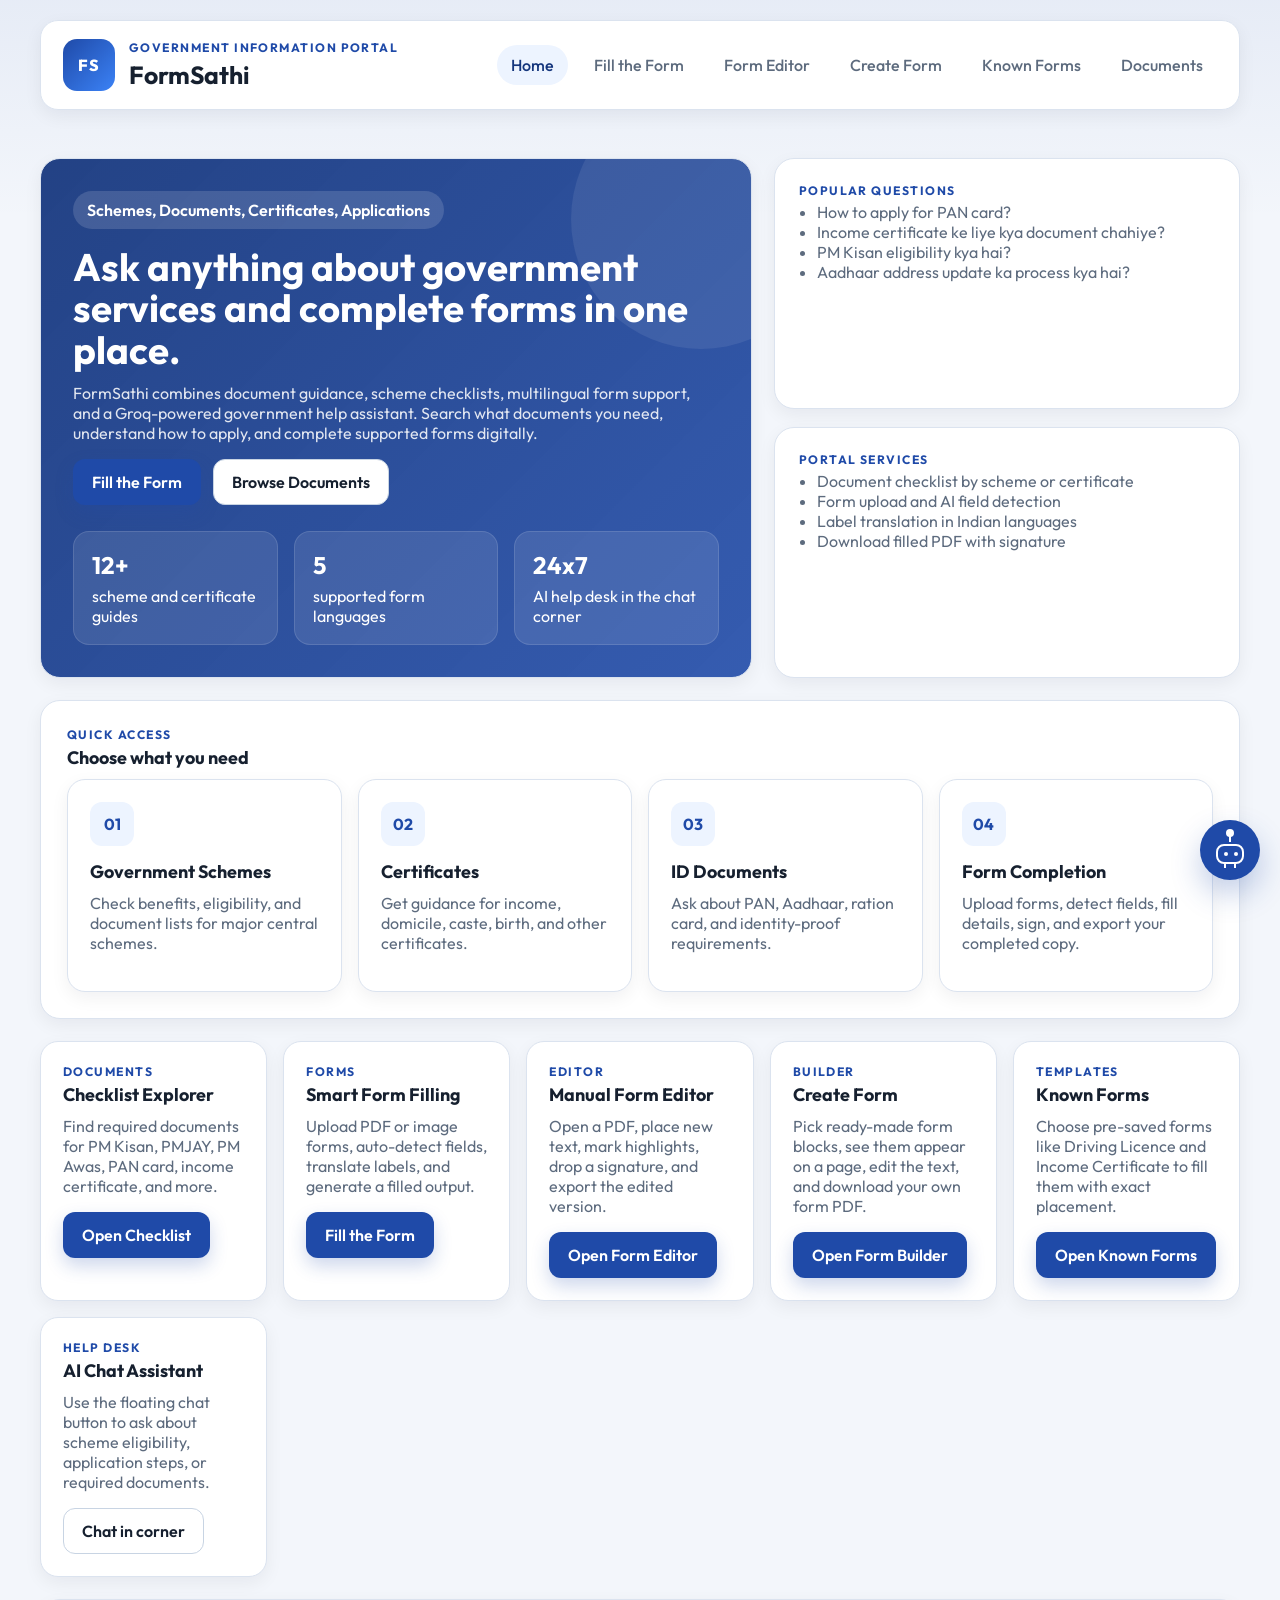
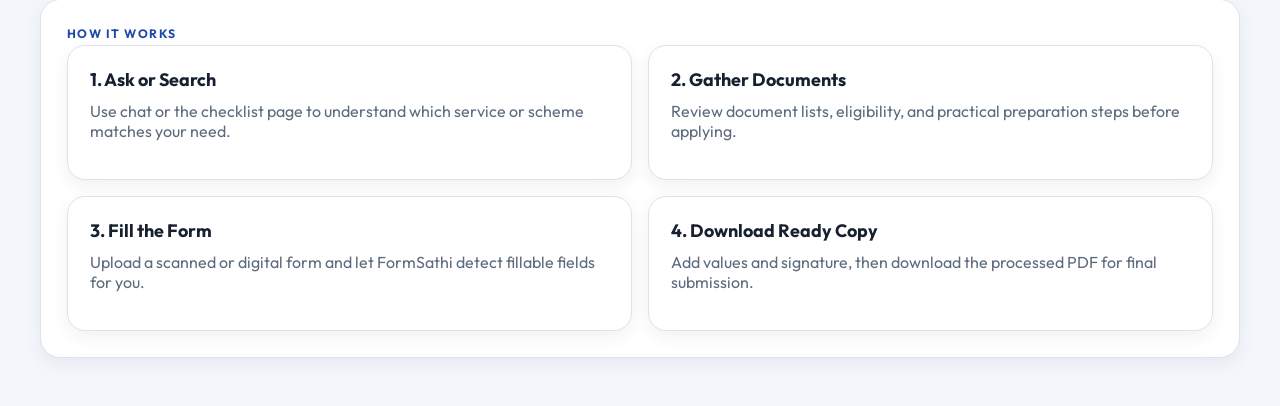
<file: formsathi/index.html>
<!DOCTYPE html>
<html lang="en">
<head>
  <meta charset="UTF-8">
  <meta name="viewport" content="width=device-width, initial-scale=1.0">
  <title>FormSathi | Government Information Portal</title>
  <link rel="preconnect" href="https://fonts.googleapis.com">
  <link rel="preconnect" href="https://fonts.gstatic.com" crossorigin>
  <link href="https://fonts.googleapis.com/css2?family=Outfit:wght@300;400;500;600;700;800&display=swap" rel="stylesheet">
  <link rel="stylesheet" href="css/style.css">
</head>
<body data-page="home">
  <div class="page-shell">
    <header class="site-header">
      <div class="brand-lockup">
        <div class="brand-mark">FS</div>
        <div>
          <p class="eyebrow">Government Information Portal</p>
          <h1>FormSathi</h1>
        </div>
      </div>
      <nav class="menu-bar">
        <a class="menu-link active" href="index.html">Home</a>
        <a class="menu-link" href="upload.html">Fill the Form</a>
        <a class="menu-link" href="pdf_editor.html">Form Editor</a>
        <a class="menu-link" href="create_form.html">Create Form</a>
        <a class="menu-link" href="known_forms.html">Known Forms</a>
        <a class="menu-link" href="document_checklist.html">Documents</a>
      </nav>
    </header>

    <main class="portal-layout">
      <section class="hero-layout">
        <article class="hero-card card">
          <span class="pill">Schemes, Documents, Certificates, Applications</span>
          <h2>Ask anything about government services and complete forms in one place.</h2>
          <p>
            FormSathi combines document guidance, scheme checklists, multilingual form support, and a Groq-powered
            government help assistant. Search what documents you need, understand how to apply, and complete supported forms digitally.
          </p>
          <div class="hero-actions">
            <a class="primary-button" href="upload.html">Fill the Form</a>
            <a class="secondary-button" href="document_checklist.html">Browse Documents</a>
          </div>
          <div class="portal-stats">
            <div class="stat-card">
              <strong>12+</strong>
              <span>scheme and certificate guides</span>
            </div>
            <div class="stat-card">
              <strong>5</strong>
              <span>supported form languages</span>
            </div>
            <div class="stat-card">
              <strong>24x7</strong>
              <span>AI help desk in the chat corner</span>
            </div>
          </div>
        </article>

        <aside class="portal-sidebar">
          <section class="info-panel">
            <p class="eyebrow">Popular Questions</p>
            <ul class="info-list">
              <li>How to apply for PAN card?</li>
              <li>Income certificate ke liye kya document chahiye?</li>
              <li>PM Kisan eligibility kya hai?</li>
              <li>Aadhaar address update ka process kya hai?</li>
            </ul>
          </section>

          <section class="info-panel">
            <p class="eyebrow">Portal Services</p>
            <ul class="service-list">
              <li>Document checklist by scheme or certificate</li>
              <li>Form upload and AI field detection</li>
              <li>Label translation in Indian languages</li>
              <li>Download filled PDF with signature</li>
            </ul>
          </section>
        </aside>
      </section>

      <section class="card">
        <p class="eyebrow">Quick Access</p>
        <h3>Choose what you need</h3>
        <div class="service-grid">
          <article class="service-card">
            <div class="service-icon">01</div>
            <h3>Government Schemes</h3>
            <p class="muted">Check benefits, eligibility, and document lists for major central schemes.</p>
          </article>
          <article class="service-card">
            <div class="service-icon">02</div>
            <h3>Certificates</h3>
            <p class="muted">Get guidance for income, domicile, caste, birth, and other certificates.</p>
          </article>
          <article class="service-card">
            <div class="service-icon">03</div>
            <h3>ID Documents</h3>
            <p class="muted">Ask about PAN, Aadhaar, ration card, and identity-proof requirements.</p>
          </article>
          <article class="service-card">
            <div class="service-icon">04</div>
            <h3>Form Completion</h3>
            <p class="muted">Upload forms, detect fields, fill details, sign, and export your completed copy.</p>
          </article>
        </div>
      </section>

      <section class="resource-grid">
        <article class="resource-card">
          <p class="eyebrow">Documents</p>
          <h3>Checklist Explorer</h3>
          <p class="muted">Find required documents for PM Kisan, PMJAY, PM Awas, PAN card, income certificate, and more.</p>
          <a class="primary-button" href="document_checklist.html">Open Checklist</a>
        </article>
        <article class="resource-card">
          <p class="eyebrow">Forms</p>
          <h3>Smart Form Filling</h3>
          <p class="muted">Upload PDF or image forms, auto-detect fields, translate labels, and generate a filled output.</p>
          <a class="primary-button" href="upload.html">Fill the Form</a>
        </article>
        <article class="resource-card">
          <p class="eyebrow">Editor</p>
          <h3>Manual Form Editor</h3>
          <p class="muted">Open a PDF, place new text, mark highlights, drop a signature, and export the edited version.</p>
          <a class="primary-button" href="pdf_editor.html">Open Form Editor</a>
        </article>
        <article class="resource-card">
          <p class="eyebrow">Builder</p>
          <h3>Create Form</h3>
          <p class="muted">Pick ready-made form blocks, see them appear on a page, edit the text, and download your own form PDF.</p>
          <a class="primary-button" href="create_form.html">Open Form Builder</a>
        </article>
        <article class="resource-card">
          <p class="eyebrow">Templates</p>
          <h3>Known Forms</h3>
          <p class="muted">Choose pre-saved forms like Driving Licence and Income Certificate to fill them with exact placement.</p>
          <a class="primary-button" href="known_forms.html">Open Known Forms</a>
        </article>
        <article class="resource-card">
          <p class="eyebrow">Help Desk</p>
          <h3>AI Chat Assistant</h3>
          <p class="muted">Use the floating chat button to ask about scheme eligibility, application steps, or required documents.</p>
          <span class="secondary-button">Chat in corner</span>
        </article>
      </section>

      <section class="card spotlight-card">
        <p class="eyebrow">How It Works</p>
        <div class="spotlight-grid">
          <article>
            <h3>1. Ask or Search</h3>
            <p class="muted">Use chat or the checklist page to understand which service or scheme matches your need.</p>
          </article>
          <article>
            <h3>2. Gather Documents</h3>
            <p class="muted">Review document lists, eligibility, and practical preparation steps before applying.</p>
          </article>
          <article>
            <h3>3. Fill the Form</h3>
            <p class="muted">Upload a scanned or digital form and let FormSathi detect fillable fields for you.</p>
          </article>
          <article>
            <h3>4. Download Ready Copy</h3>
            <p class="muted">Add values and signature, then download the processed PDF for final submission.</p>
          </article>
        </div>
      </section>
    </main>
  </div>

  <script src="js/chatbot.js"></script>
</body>
</html>
</file>
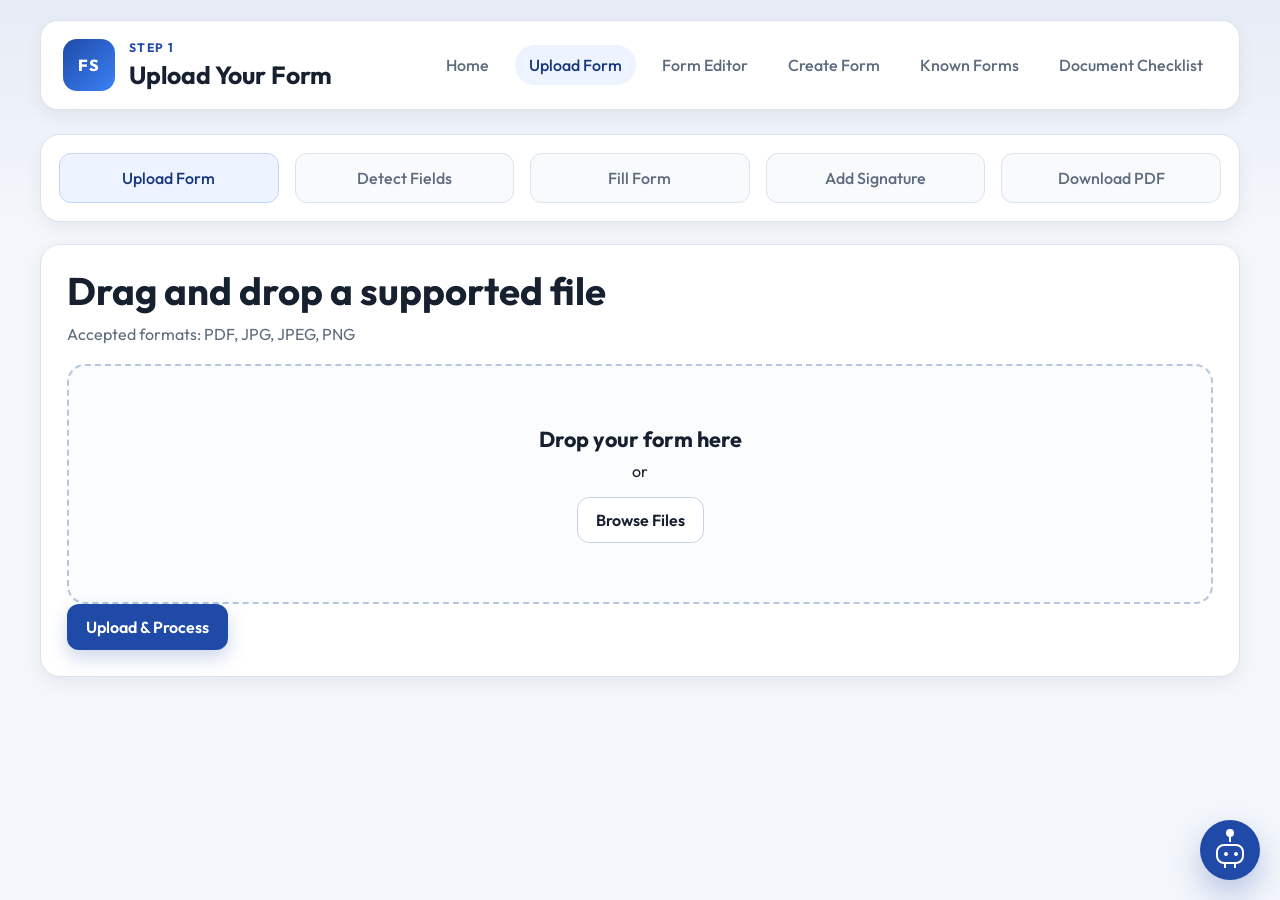
<file: formsathi/adjust_placement.html>
<!DOCTYPE html>
<html lang="en">
<head>
  <meta charset="UTF-8">
  <meta name="viewport" content="width=device-width, initial-scale=1.0">
  <title>Adjust Placement | FormSathi</title>
  <link rel="preconnect" href="https://fonts.googleapis.com">
  <link rel="preconnect" href="https://fonts.gstatic.com" crossorigin>
  <link href="https://fonts.googleapis.com/css2?family=Outfit:wght@300;400;500;600;700;800&display=swap" rel="stylesheet">
  <link rel="stylesheet" href="css/style.css">
</head>
<body data-page="adjust-placement">
  <div class="page-shell">
    <header class="site-header glass-panel">
      <div class="brand-lockup">
        <div class="brand-mark">FS</div>
        <div>
          <p class="eyebrow">Fine Tune Placement</p>
          <h1>Adjust Filled Values</h1>
        </div>
      </div>
      <nav class="menu-bar">
        <a class="menu-link" href="index.html">Home</a>
        <a class="menu-link" href="upload.html">Upload Form</a>
        <a class="menu-link" href="pdf_editor.html">Form Editor</a>
        <a class="menu-link" href="create_form.html">Create Form</a>
        <a class="menu-link" href="known_forms.html">Known Forms</a>
        <a class="menu-link" href="document_checklist.html">Document Checklist</a>
      </nav>
    </header>

    <main class="flow-layout">
      <section class="card progress-card">
        <div class="progress-steps">
          <div class="step completed">Upload Form</div>
          <div class="step completed">Detect Fields</div>
          <div class="step completed">Fill Form</div>
          <div class="step completed">Add Signature</div>
          <div class="step active">Adjust Placement</div>
        </div>
      </section>

      <section class="editor-layout">
        <aside class="card editor-sidebar">
          <div class="tool-group">
            <p class="eyebrow">Why This Step Helps</p>
            <p class="muted small-text">If any value is slightly off, drag it directly on the original form. Your updated positions will be used for the final PDF.</p>
          </div>

          <div class="tool-group">
            <p class="eyebrow">Tips</p>
            <ul class="info-list small-text">
              <li>Drag any filled text to align it with the form line.</li>
              <li>Drag the signature box if it needs a better spot.</li>
              <li>Use reset if you want to return to the detected placement.</li>
            </ul>
          </div>

          <div class="tool-group">
            <p class="eyebrow">Actions</p>
            <div class="editor-actions">
              <button id="resetPlacementButton" class="secondary-button" type="button">Reset Placement</button>
              <button id="continueToPreviewButton" class="primary-button" type="button">Continue to Preview</button>
            </div>
          </div>

          <p id="adjustPlacementStatus" class="muted small-text">Loading your original form...</p>
          <p id="adjustPlacementError" class="error-text hidden"></p>
        </aside>

        <section class="card editor-workspace">
          <div class="preview-toolbar">
            <div>
              <h3>Drag text or signature to the right place</h3>
              <p class="muted">This step does not change your values. It only fine-tunes their positions before PDF generation.</p>
            </div>
          </div>
          <div id="adjustPlacementPages" class="pdf-editor-pages">
            <div class="editor-empty-state">Preparing the placement view...</div>
          </div>
        </section>
      </section>
    </main>
  </div>

  <script src="js/adjust_placement.js"></script>
  <script src="js/chatbot.js"></script>
</body>
</html>
</file>
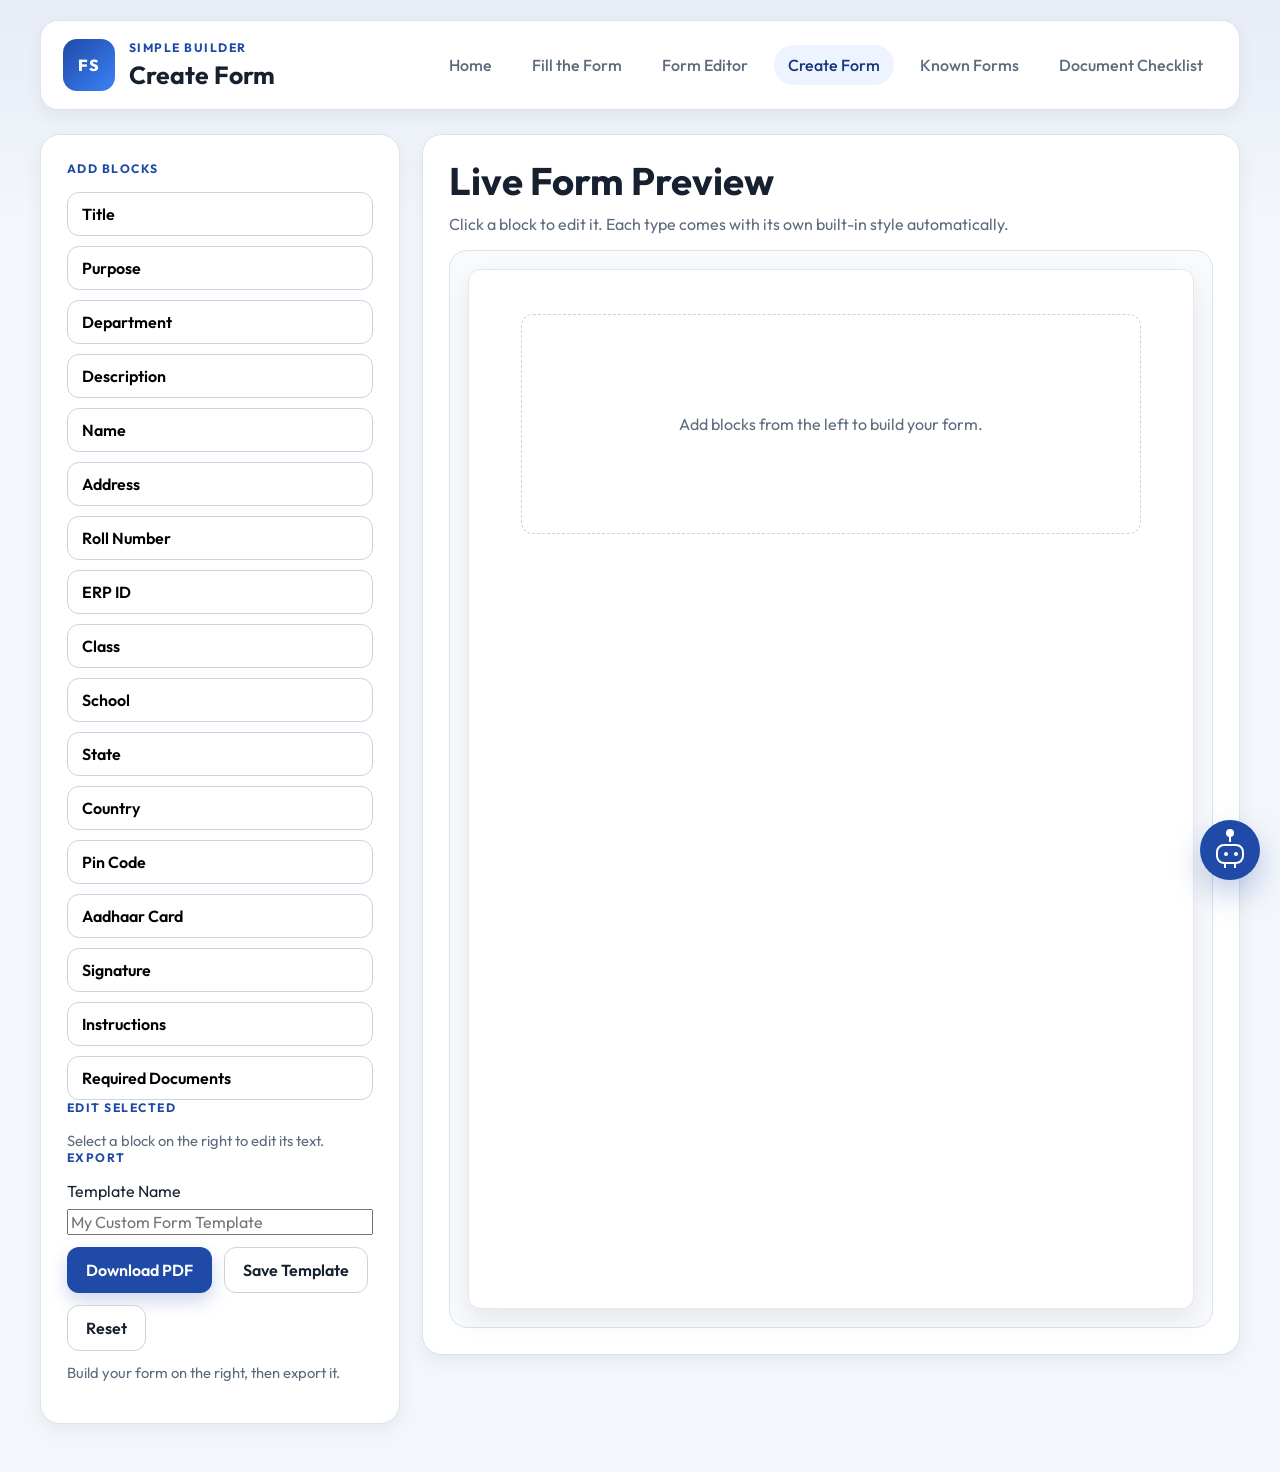
<file: formsathi/create_form.html>
<!DOCTYPE html>
<html lang="en">
<head>
  <meta charset="UTF-8">
  <meta name="viewport" content="width=device-width, initial-scale=1.0">
  <title>Create Form | FormSathi</title>
  <link rel="preconnect" href="https://fonts.googleapis.com">
  <link rel="preconnect" href="https://fonts.gstatic.com" crossorigin>
  <link href="https://fonts.googleapis.com/css2?family=Outfit:wght@300;400;500;600;700;800&display=swap" rel="stylesheet">
  <link rel="stylesheet" href="css/style.css">
</head>
<body data-page="create-form">
  <div class="page-shell">
    <header class="site-header">
      <div class="brand-lockup">
        <div class="brand-mark">FS</div>
        <div>
          <p class="eyebrow">Simple Builder</p>
          <h1>Create Form</h1>
        </div>
      </div>
      <nav class="menu-bar">
        <a class="menu-link" href="index.html">Home</a>
        <a class="menu-link" href="upload.html">Fill the Form</a>
        <a class="menu-link" href="pdf_editor.html">Form Editor</a>
        <a class="menu-link active" href="create_form.html">Create Form</a>
        <a class="menu-link" href="known_forms.html">Known Forms</a>
        <a class="menu-link" href="document_checklist.html">Document Checklist</a>
      </nav>
    </header>

    <main class="create-form-layout">
      <aside class="card create-form-sidebar">
        <div class="tool-group">
          <p class="eyebrow">Add Blocks</p>
          <div id="builderBlockLibrary" class="builder-block-library"></div>
        </div>

        <div class="tool-group">
          <p class="eyebrow">Edit Selected</p>
          <div id="builderEditorEmpty" class="muted small-text">Select a block on the right to edit its text.</div>
          <div id="builderEditorPanel" class="builder-editor-panel hidden">
            <label class="field-group">
              <span>Heading / Label</span>
              <input id="builderBlockTitle" type="text">
            </label>
            <label class="field-group">
              <span>Main Content</span>
              <textarea id="builderBlockContent"></textarea>
            </label>
            <label id="builderDocumentsGroup" class="field-group hidden">
              <span>Required Documents</span>
              <textarea id="builderDocumentsInput" placeholder="One document per line"></textarea>
            </label>
            <div class="editor-actions">
              <button id="moveBlockUp" class="secondary-button" type="button">Move Up</button>
              <button id="moveBlockDown" class="secondary-button" type="button">Move Down</button>
              <button id="removeBlock" class="ghost-button" type="button">Remove</button>
            </div>
          </div>
        </div>

        <div class="tool-group">
          <p class="eyebrow">Export</p>
          <label class="field-group">
            <span>Template Name</span>
            <input id="templateNameInput" type="text" placeholder="My Custom Form Template">
          </label>
          <div class="editor-actions">
            <button id="downloadCreatedForm" class="primary-button" type="button">Download PDF</button>
            <button id="saveCreatedTemplate" class="secondary-button" type="button">Save Template</button>
            <button id="resetCreatedForm" class="ghost-button" type="button">Reset</button>
          </div>
          <p id="createFormStatus" class="muted small-text">Build your form on the right, then export it.</p>
          <p id="createFormError" class="error-text hidden"></p>
        </div>
      </aside>

      <section class="card create-form-workspace">
        <div class="preview-toolbar">
          <div>
            <h2>Live Form Preview</h2>
            <p class="muted">Click a block to edit it. Each type comes with its own built-in style automatically.</p>
          </div>
        </div>
        <div class="builder-preview-shell">
          <div id="builderPreviewPage" class="builder-preview-page"></div>
        </div>
      </section>
    </main>
  </div>

  <script src="js/create_form.js"></script>
  <script src="js/chatbot.js"></script>
</body>
</html>
</file>
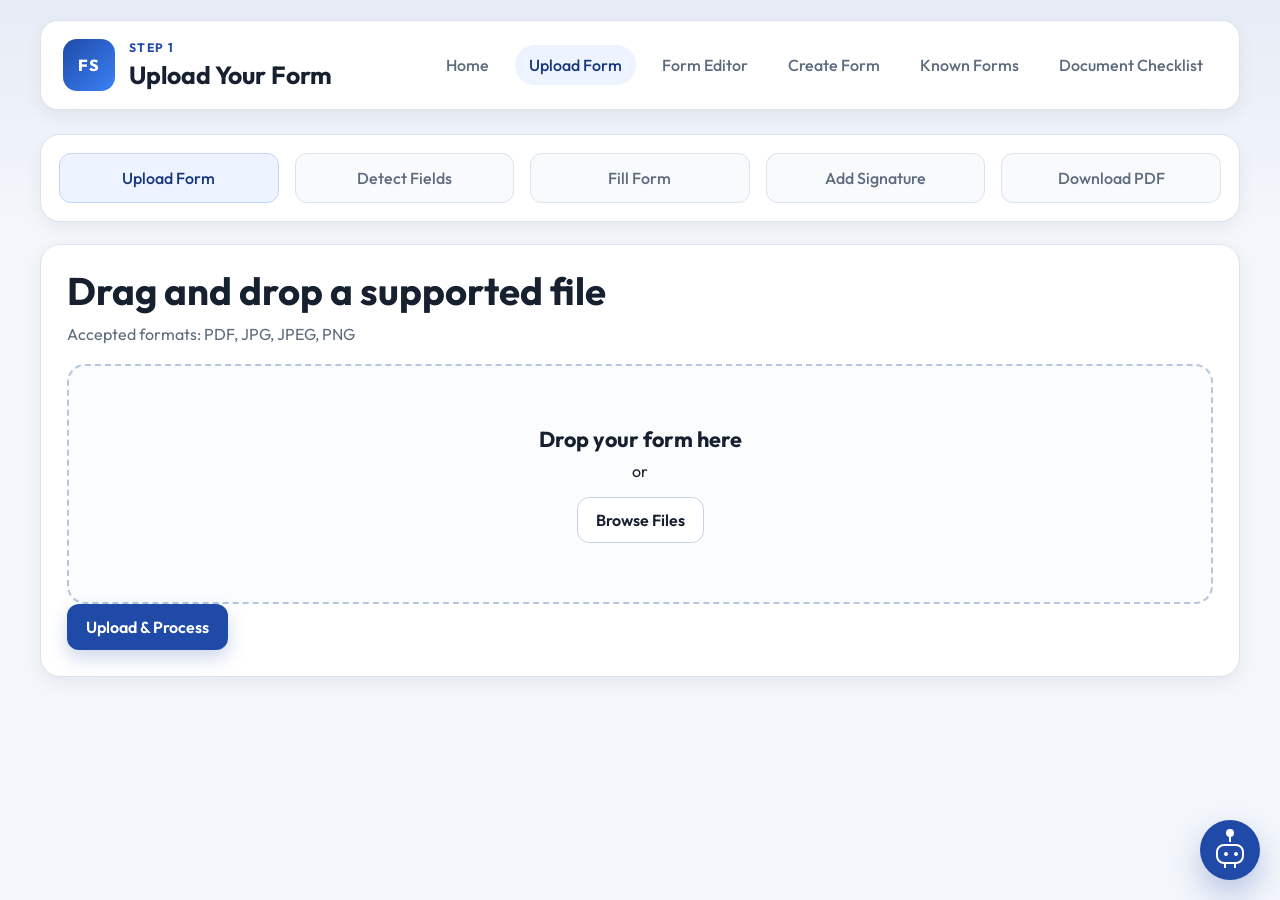
<file: formsathi/detect.html>
<!DOCTYPE html>
<html lang="en">
<head>
  <meta charset="UTF-8">
  <meta name="viewport" content="width=device-width, initial-scale=1.0">
  <title>Detect Fields | FormSathi</title>
  <link rel="preconnect" href="https://fonts.googleapis.com">
  <link rel="preconnect" href="https://fonts.gstatic.com" crossorigin>
  <link href="https://fonts.googleapis.com/css2?family=Outfit:wght@300;400;500;600;700;800&display=swap" rel="stylesheet">
  <link rel="stylesheet" href="css/style.css">
</head>
<body data-page="detect">
  <div class="page-shell">
    <header class="site-header glass-panel">
      <div class="brand-lockup">
        <div class="brand-mark">FS</div>
        <div>
          <p class="eyebrow">Step 2</p>
          <h1>Detecting Fields</h1>
        </div>
      </div>
      <nav class="menu-bar">
        <a class="menu-link" href="index.html">Home</a>
        <a class="menu-link" href="upload.html">Upload Form</a>
        <a class="menu-link" href="pdf_editor.html">Form Editor</a>
        <a class="menu-link" href="create_form.html">Create Form</a>
        <a class="menu-link" href="known_forms.html">Known Forms</a>
        <a class="menu-link" href="document_checklist.html">Document Checklist</a>
      </nav>
    </header>

    <main class="flow-layout">
      <section class="card progress-card">
        <div class="progress-steps">
          <div class="step completed">Upload Form</div>
          <div class="step active">Detect Fields</div>
          <div class="step">Fill Form</div>
          <div class="step">Add Signature</div>
          <div class="step">Download PDF</div>
        </div>
      </section>

      <section class="card detect-card">
        <div class="scanner-animation">
          <div class="scanner-frame">
            <div class="scanner-line"></div>
          </div>
        </div>
        <h2>Detecting form fields using AI...</h2>
        <p id="detectStatus" class="muted">OCR extraction is complete. Preparing field suggestions now.</p>
      </section>
    </main>
  </div>

  <script src="js/detect.js"></script>
  <script src="js/chatbot.js"></script>
</body>
</html>
</file>
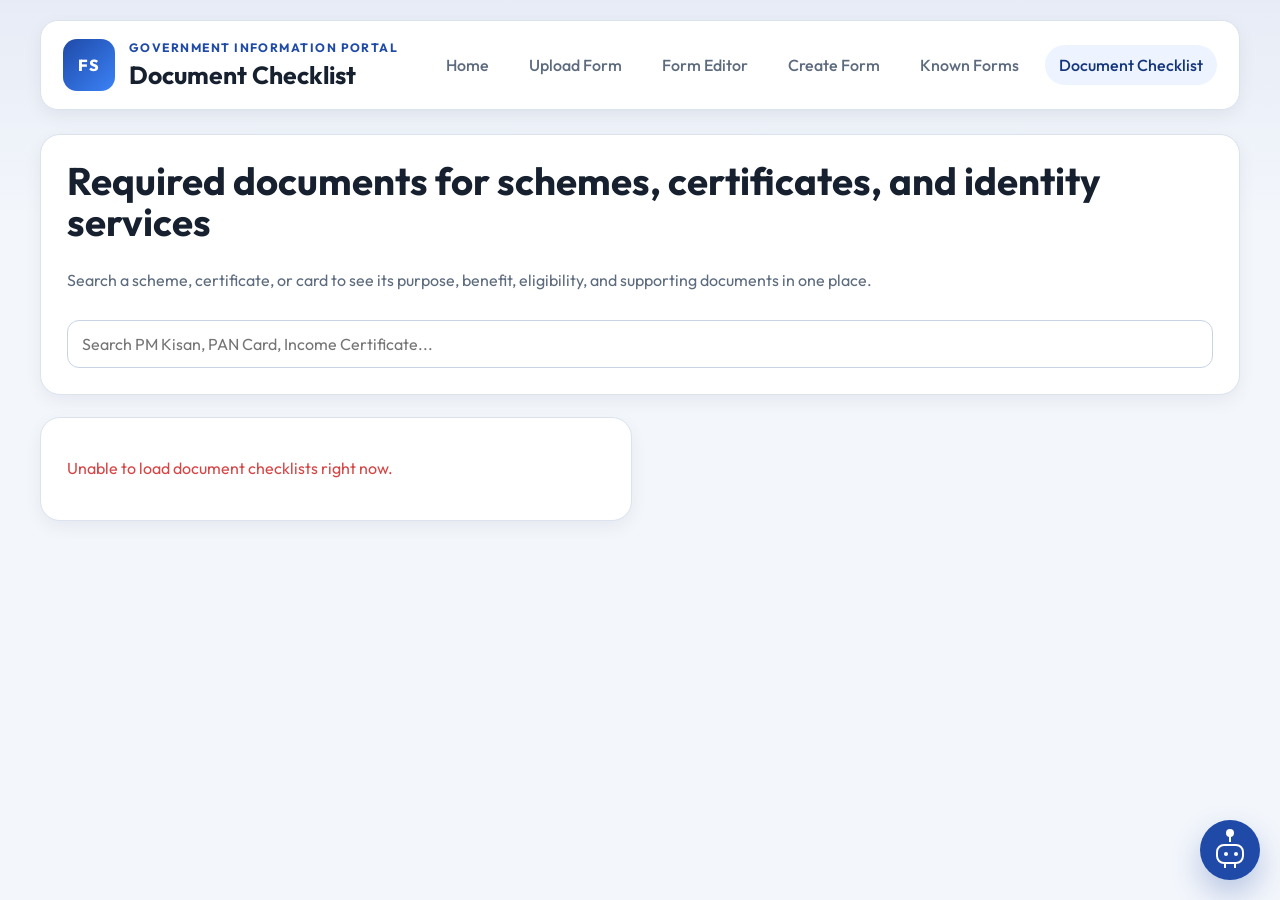
<file: formsathi/document_checklist.html>
<!DOCTYPE html>
<html lang="en">
<head>
  <meta charset="UTF-8">
  <meta name="viewport" content="width=device-width, initial-scale=1.0">
  <title>Document Checklist | FormSathi Government Portal</title>
  <link rel="preconnect" href="https://fonts.googleapis.com">
  <link rel="preconnect" href="https://fonts.gstatic.com" crossorigin>
  <link href="https://fonts.googleapis.com/css2?family=Outfit:wght@300;400;500;600;700;800&display=swap" rel="stylesheet">
  <link rel="stylesheet" href="css/style.css">
</head>
<body data-page="checklist">
  <div class="page-shell">
    <header class="site-header glass-panel">
      <div class="brand-lockup">
        <div class="brand-mark">FS</div>
        <div>
          <p class="eyebrow">Government Information Portal</p>
          <h1>Document Checklist</h1>
        </div>
      </div>
      <nav class="menu-bar">
        <a class="menu-link" href="index.html">Home</a>
        <a class="menu-link" href="upload.html">Upload Form</a>
        <a class="menu-link" href="pdf_editor.html">Form Editor</a>
        <a class="menu-link" href="create_form.html">Create Form</a>
        <a class="menu-link" href="known_forms.html">Known Forms</a>
        <a class="menu-link active" href="document_checklist.html">Document Checklist</a>
      </nav>
    </header>

    <main class="flow-layout">
      <section class="card checklist-hero">
        <h2>Required documents for schemes, certificates, and identity services</h2>
        <p class="muted">Search a scheme, certificate, or card to see its purpose, benefit, eligibility, and supporting documents in one place.</p>
        <input id="checklistSearch" class="checklist-search" type="search" placeholder="Search PM Kisan, PAN Card, Income Certificate...">
      </section>

      <section id="checklistGrid" class="checklist-grid"></section>
    </main>
  </div>

  <script src="js/checklist.js"></script>
  <script src="js/chatbot.js"></script>
</body>
</html>
</file>
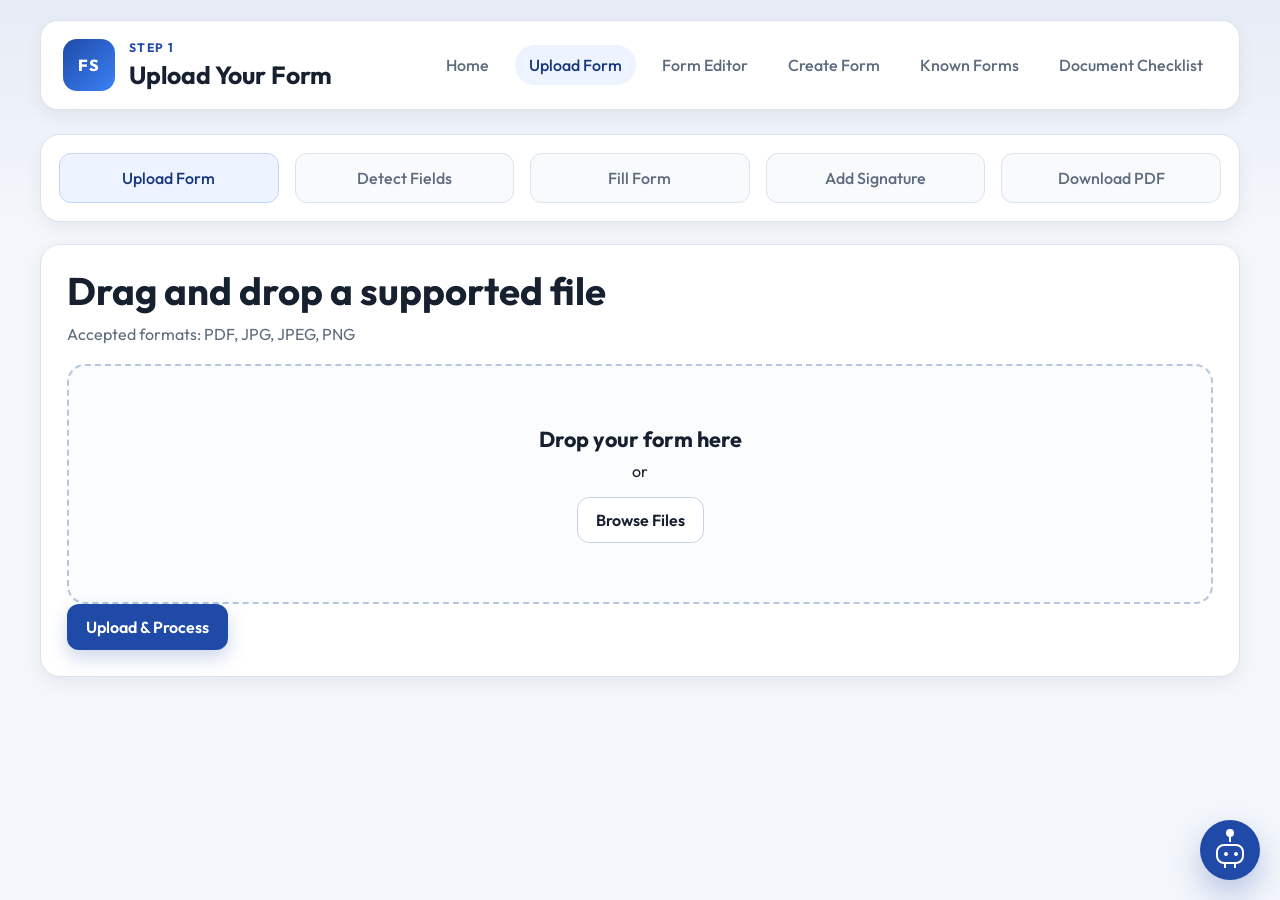
<file: formsathi/form_editor.html>
<!DOCTYPE html>
<html lang="en">
<head>
  <meta charset="UTF-8">
  <meta name="viewport" content="width=device-width, initial-scale=1.0">
  <title>Form Editor | FormSathi</title>
  <link rel="preconnect" href="https://fonts.googleapis.com">
  <link rel="preconnect" href="https://fonts.gstatic.com" crossorigin>
  <link href="https://fonts.googleapis.com/css2?family=Outfit:wght@300;400;500;600;700;800&display=swap" rel="stylesheet">
  <link rel="stylesheet" href="css/style.css">
</head>
<body data-page="editor">
  <div class="page-shell">
    <header class="site-header glass-panel">
      <div class="brand-lockup">
        <div class="brand-mark">FS</div>
        <div>
          <p class="eyebrow">Step 3</p>
          <h1>Fill Detected Fields</h1>
        </div>
      </div>
      <nav class="menu-bar">
        <a class="menu-link" href="index.html">Home</a>
        <a class="menu-link" href="upload.html">Upload Form</a>
        <a class="menu-link" href="pdf_editor.html">Form Editor</a>
        <a class="menu-link" href="create_form.html">Create Form</a>
        <a class="menu-link" href="known_forms.html">Known Forms</a>
        <a class="menu-link" href="document_checklist.html">Document Checklist</a>
      </nav>
    </header>

    <main class="flow-layout">
      <section class="card progress-card">
        <div class="progress-steps">
          <div class="step completed">Upload Form</div>
          <div class="step completed">Detect Fields</div>
          <div class="step active">Fill Form</div>
          <div class="step">Add Signature</div>
          <div class="step">Download PDF</div>
        </div>
      </section>

      <section class="card editor-card">
        <div class="editor-header">
          <div>
            <h2>Dynamic Form Editor</h2>
            <p class="muted">Labels will update automatically when you switch languages.</p>
          </div>
          <label class="language-select">
            <span>Language</span>
            <select id="languageSelector">
              <option value="English">English</option>
              <option value="Hindi">Hindi</option>
              <option value="Bengali">Bengali</option>
              <option value="Tamil">Tamil</option>
              <option value="Marathi">Marathi</option>
            </select>
          </label>
        </div>

        <form id="dynamicForm" class="dynamic-form"></form>

        <div class="editor-actions">
          <button id="continueButton" class="primary-button" type="button">Continue to Signature</button>
        </div>
      </section>
    </main>
  </div>

  <script src="js/form.js"></script>
  <script src="js/chatbot.js"></script>
</body>
</html>
</file>
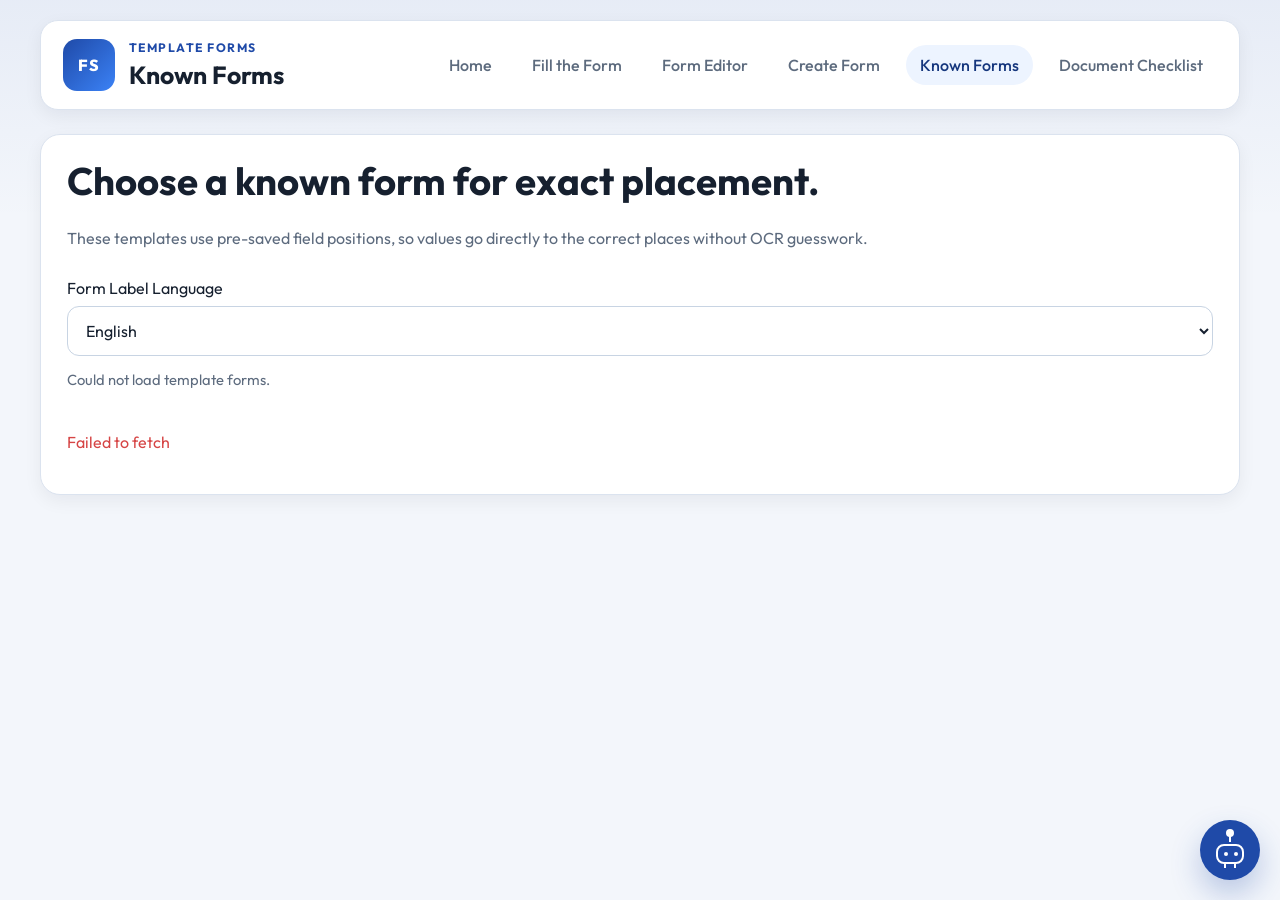
<file: formsathi/known_forms.html>
<!DOCTYPE html>
<html lang="en">
<head>
  <meta charset="UTF-8">
  <meta name="viewport" content="width=device-width, initial-scale=1.0">
  <title>Known Forms | FormSathi</title>
  <link rel="preconnect" href="https://fonts.googleapis.com">
  <link rel="preconnect" href="https://fonts.gstatic.com" crossorigin>
  <link href="https://fonts.googleapis.com/css2?family=Outfit:wght@300;400;500;600;700;800&display=swap" rel="stylesheet">
  <link rel="stylesheet" href="css/style.css">
</head>
<body data-page="known-forms">
  <div class="page-shell">
    <header class="site-header">
      <div class="brand-lockup">
        <div class="brand-mark">FS</div>
        <div>
          <p class="eyebrow">Template Forms</p>
          <h1>Known Forms</h1>
        </div>
      </div>
      <nav class="menu-bar">
        <a class="menu-link" href="index.html">Home</a>
        <a class="menu-link" href="upload.html">Fill the Form</a>
        <a class="menu-link" href="pdf_editor.html">Form Editor</a>
        <a class="menu-link" href="create_form.html">Create Form</a>
        <a class="menu-link active" href="known_forms.html">Known Forms</a>
        <a class="menu-link" href="document_checklist.html">Document Checklist</a>
      </nav>
    </header>

    <main class="flow-layout">
      <section class="card checklist-hero">
        <h2>Choose a known form for exact placement.</h2>
        <p class="muted">These templates use pre-saved field positions, so values go directly to the correct places without OCR guesswork.</p>
        <label class="language-select">
          <span>Form Label Language</span>
          <select id="knownFormsLanguage">
            <option value="English">English</option>
            <option value="Hindi">Hindi</option>
            <option value="Bengali">Bengali</option>
            <option value="Tamil">Tamil</option>
            <option value="Marathi">Marathi</option>
          </select>
        </label>
        <p id="knownFormsStatus" class="muted small-text">Loading template forms...</p>
        <p id="knownFormsError" class="error-text hidden"></p>
      </section>

      <section id="knownFormsGrid" class="known-forms-grid"></section>
    </main>
  </div>

  <script src="js/known_forms.js"></script>
  <script src="js/chatbot.js"></script>
</body>
</html>
</file>
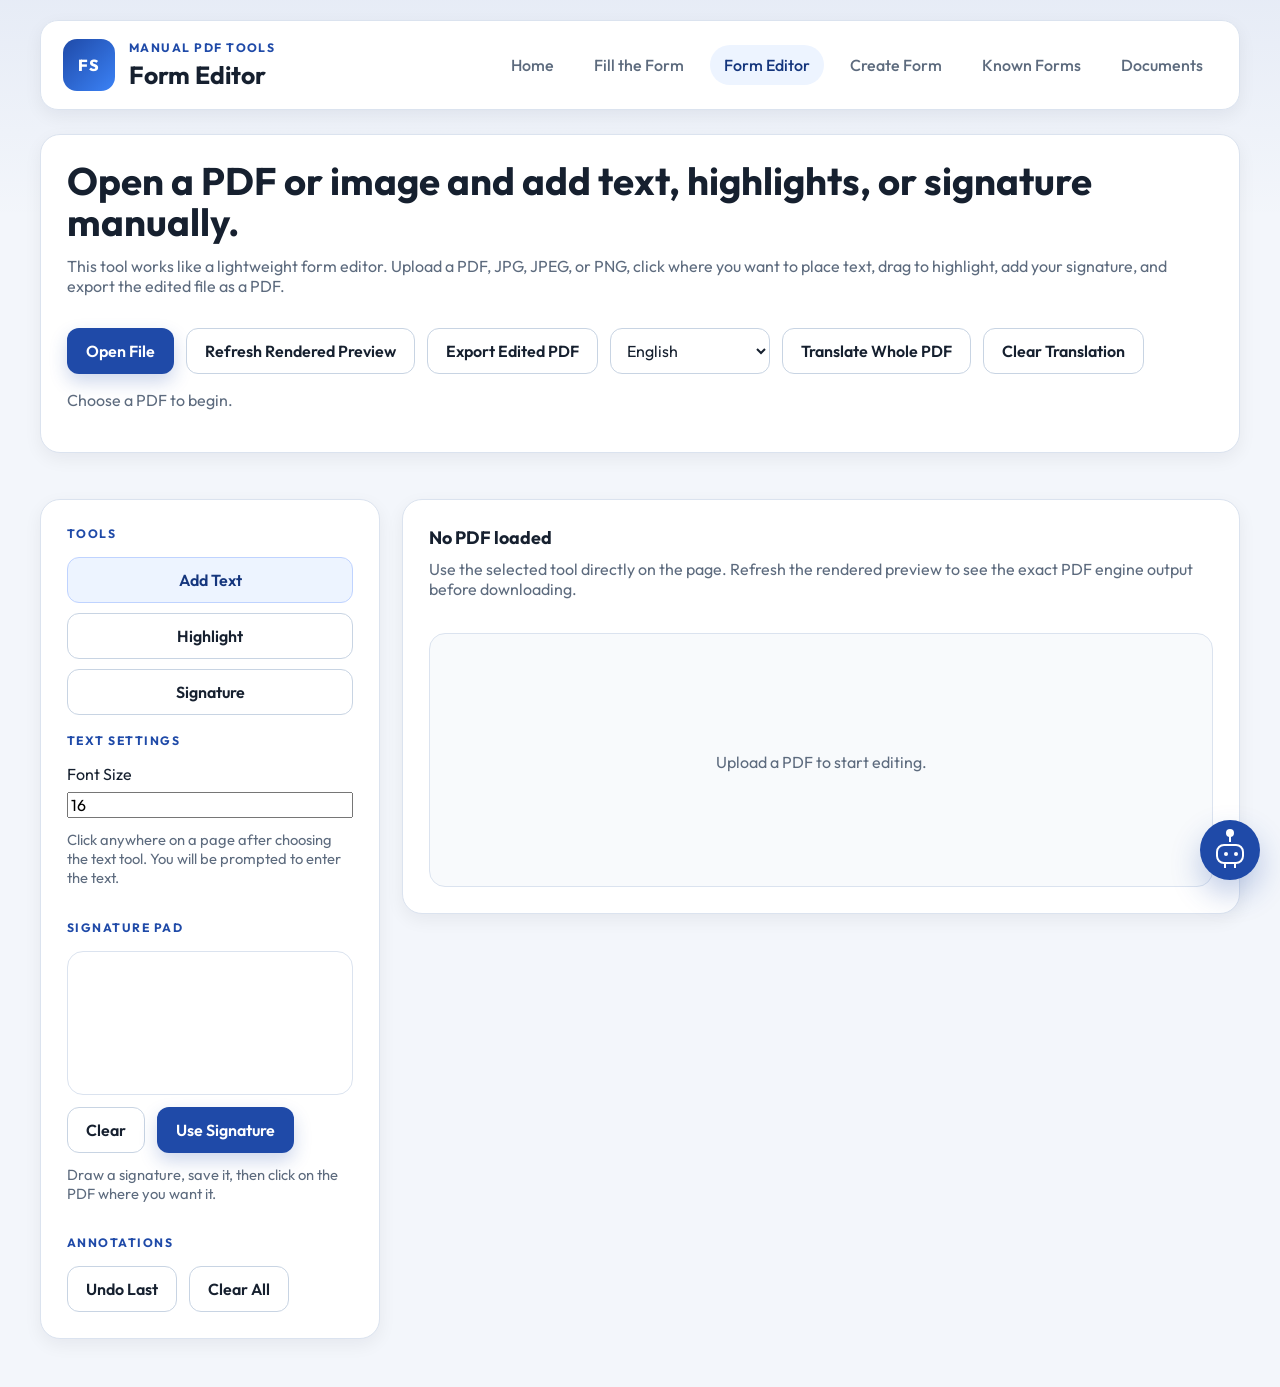
<file: formsathi/pdf_editor.html>
<!DOCTYPE html>
<html lang="en">
<head>
  <meta charset="UTF-8">
  <meta name="viewport" content="width=device-width, initial-scale=1.0">
  <title>Form Editor | FormSathi</title>
  <link rel="preconnect" href="https://fonts.googleapis.com">
  <link rel="preconnect" href="https://fonts.gstatic.com" crossorigin>
  <link href="https://fonts.googleapis.com/css2?family=Outfit:wght@300;400;500;600;700;800&display=swap" rel="stylesheet">
  <link rel="stylesheet" href="css/style.css">
</head>
<body data-page="pdf-editor">
  <div class="page-shell">
    <header class="site-header">
      <div class="brand-lockup">
        <div class="brand-mark">FS</div>
        <div>
          <p class="eyebrow">Manual PDF Tools</p>
          <h1>Form Editor</h1>
        </div>
      </div>
      <nav class="menu-bar">
        <a class="menu-link" href="index.html">Home</a>
        <a class="menu-link" href="upload.html">Fill the Form</a>
        <a class="menu-link active" href="pdf_editor.html">Form Editor</a>
        <a class="menu-link" href="create_form.html">Create Form</a>
        <a class="menu-link" href="known_forms.html">Known Forms</a>
        <a class="menu-link" href="document_checklist.html">Documents</a>
      </nav>
    </header>

    <main class="flow-layout">
      <section class="card editor-hero-card">
        <div>
          <h2>Open a PDF or image and add text, highlights, or signature manually.</h2>
          <p class="muted">This tool works like a lightweight form editor. Upload a PDF, JPG, JPEG, or PNG, click where you want to place text, drag to highlight, add your signature, and export the edited file as a PDF.</p>
        </div>
        <div class="portal-inline">
          <button id="openEditorPdfButton" class="primary-button" type="button">Open File</button>
          <input id="editorFileInput" type="file" accept=".pdf,application/pdf,.jpg,.jpeg,.png,image/jpeg,image/png" hidden>
          <button id="refreshRenderedPreviewButton" class="secondary-button" type="button" disabled>Refresh Rendered Preview</button>
          <button id="exportEditorButton" class="secondary-button" type="button" disabled>Export Edited PDF</button>
          <select id="editorTranslationLanguage" class="editor-translation-select">
            <option value="English">English</option>
            <option value="Hindi">Hindi</option>
            <option value="Bengali">Bengali</option>
            <option value="Tamil">Tamil</option>
            <option value="Marathi">Marathi</option>
          </select>
          <button id="translatePdfButton" class="secondary-button" type="button" disabled>Translate Whole PDF</button>
          <button id="clearTranslationButton" class="ghost-button" type="button">Clear Translation</button>
        </div>
        <p id="editorStatus" class="muted">Choose a PDF to begin.</p>
        <p id="editorError" class="error-text hidden"></p>
        <p id="translationStatus" class="muted hidden">Optional reading view only. Your original PDF and editor layout stay unchanged.</p>
        <div id="translationResult" class="translation-result hidden"></div>
      </section>

      <section class="editor-layout">
        <aside class="card editor-sidebar">
          <div class="tool-group">
            <p class="eyebrow">Tools</p>
            <div class="tool-buttons">
              <button class="secondary-button tool-button active" data-tool="text" type="button">Add Text</button>
              <button class="secondary-button tool-button" data-tool="highlight" type="button">Highlight</button>
              <button class="secondary-button tool-button" data-tool="signature" type="button">Signature</button>
            </div>
          </div>

          <div class="tool-group">
            <p class="eyebrow">Text Settings</p>
            <label class="field-group">
              <span>Font Size</span>
              <input id="fontSizeInput" type="number" min="10" max="32" value="16">
            </label>
            <p class="muted small-text">Click anywhere on a page after choosing the text tool. You will be prompted to enter the text.</p>
          </div>

          <div class="tool-group">
            <p class="eyebrow">Signature Pad</p>
            <canvas id="editorSignatureCanvas" width="320" height="160"></canvas>
            <div class="signature-actions">
              <button id="clearEditorSignature" class="secondary-button" type="button">Clear</button>
              <button id="saveEditorSignature" class="primary-button" type="button">Use Signature</button>
            </div>
            <p id="editorSignatureStatus" class="muted small-text">Draw a signature, save it, then click on the PDF where you want it.</p>
          </div>

          <div class="tool-group">
            <p class="eyebrow">Annotations</p>
            <div class="editor-actions">
              <button id="undoAnnotationButton" class="secondary-button" type="button">Undo Last</button>
              <button id="clearAnnotationsButton" class="ghost-button" type="button">Clear All</button>
            </div>
          </div>

        </aside>

        <section class="card editor-workspace">
          <div class="preview-toolbar">
            <div>
              <h3 id="editorFileName">No PDF loaded</h3>
              <p class="muted">Use the selected tool directly on the page. Refresh the rendered preview to see the exact PDF engine output before downloading.</p>
            </div>
          </div>
          <div id="pdfEditorPages" class="pdf-editor-pages">
            <div class="editor-empty-state">Upload a PDF to start editing.</div>
          </div>

          <aside id="floatingRenderedEditorPreviewCard" class="floating-render-card hidden">
            <div class="floating-render-header">
              <strong>Live Render</strong>
              <span id="floatingRenderedEditorPreviewStatus" class="muted small-text">This corner preview uses the backend PDF renderer.</span>
            </div>
            <iframe id="floatingRenderedEditorPreviewFrame" title="Floating rendered edited PDF preview"></iframe>
          </aside>

          <div id="renderedEditorPreviewCard" class="preview-generated-card hidden">
            <div class="preview-toolbar">
              <div>
                <h3>Rendered Output Preview</h3>
                <p id="renderedEditorPreviewStatus" class="muted">This preview uses the same backend renderer as the downloaded PDF.</p>
              </div>
              <a id="downloadEditedPdfLink" class="secondary-button disabled-link" href="#" download>Open Rendered PDF</a>
            </div>
            <iframe id="renderedEditorPreviewFrame" title="Rendered edited PDF preview"></iframe>
          </div>
        </section>
      </section>
    </main>
  </div>

  <script src="js/pdf_editor.js"></script>
  <script src="js/chatbot.js"></script>
</body>
</html>
</file>
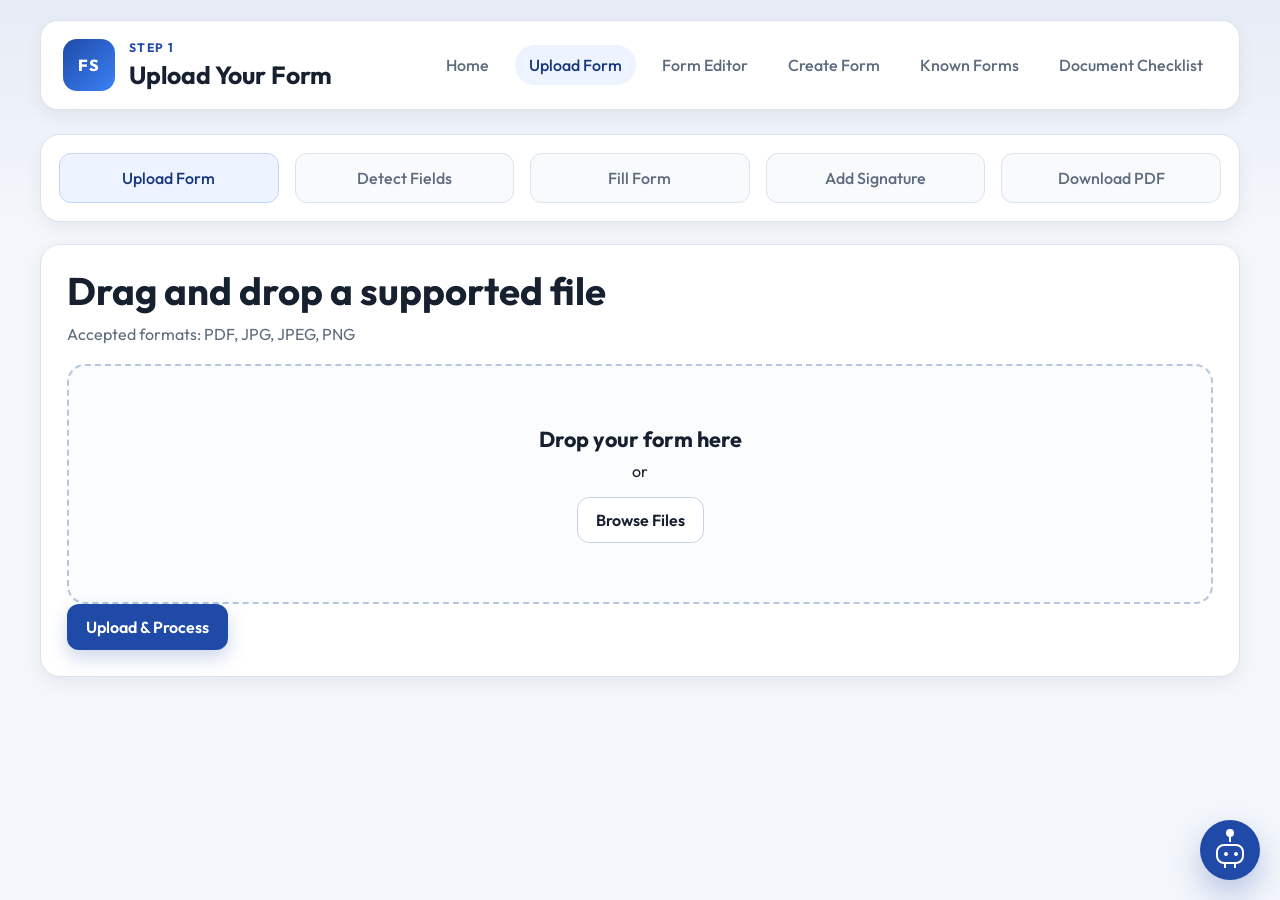
<file: formsathi/preview.html>
<!DOCTYPE html>
<html lang="en">
<head>
  <meta charset="UTF-8">
  <meta name="viewport" content="width=device-width, initial-scale=1.0">
  <title>Preview & Download | FormSathi</title>
  <link rel="preconnect" href="https://fonts.googleapis.com">
  <link rel="preconnect" href="https://fonts.gstatic.com" crossorigin>
  <link href="https://fonts.googleapis.com/css2?family=Outfit:wght@300;400;500;600;700;800&display=swap" rel="stylesheet">
  <link rel="stylesheet" href="css/style.css">
</head>
<body data-page="preview">
  <div class="page-shell">
    <header class="site-header glass-panel">
      <div class="brand-lockup">
        <div class="brand-mark">FS</div>
        <div>
          <p class="eyebrow">Step 5</p>
          <h1>Preview & Download</h1>
        </div>
      </div>
      <nav class="menu-bar">
        <a class="menu-link" href="index.html">Home</a>
        <a class="menu-link" href="upload.html">Upload Form</a>
        <a class="menu-link" href="pdf_editor.html">Form Editor</a>
        <a class="menu-link" href="create_form.html">Create Form</a>
        <a class="menu-link" href="known_forms.html">Known Forms</a>
        <a class="menu-link" href="document_checklist.html">Document Checklist</a>
      </nav>
    </header>

    <main class="flow-layout">
      <section class="card progress-card">
        <div class="progress-steps">
          <div class="step completed">Upload Form</div>
          <div class="step completed">Detect Fields</div>
          <div class="step completed">Fill Form</div>
          <div class="step completed">Add Signature</div>
          <div class="step active">Preview & Download</div>
        </div>
      </section>

      <section class="card preview-card">
        <div class="preview-toolbar">
          <div>
            <h2>Preview & Adjust</h2>
            <p id="previewStatus" class="muted">Drag any value if it needs a better position, then generate the final PDF.</p>
          </div>
          <div class="preview-actions">
            <button id="resetPlacementButton" class="secondary-button" type="button">Reset Placement</button>
            <button id="downloadButton" class="primary-button" type="button">Generate & Download PDF</button>
            <button id="restartButton" class="secondary-button" type="button">Start New Form</button>
          </div>
        </div>

        <div id="previewPlacementPages" class="pdf-editor-pages">
          <div class="editor-empty-state">Preparing your uploaded form preview...</div>
        </div>
        <p id="previewError" class="error-text hidden"></p>

        <aside id="previewFloatingRenderCard" class="floating-render-card hidden">
          <div class="floating-render-header">
            <strong>Live Render</strong>
            <span id="previewFloatingRenderStatus" class="muted small-text">Generate once to see the real PDF output here.</span>
          </div>
          <iframe id="previewFloatingRenderFrame" title="Live rendered PDF preview"></iframe>
        </aside>

        <div id="generatedPreviewCard" class="preview-generated-card hidden">
          <div class="preview-toolbar">
            <div>
              <h3>Generated Output</h3>
              <p class="muted">Your final PDF is ready below.</p>
            </div>
            <a id="downloadLink" class="secondary-button disabled-link" href="#" download>Open Generated PDF</a>
          </div>
          <iframe id="pdfViewer" title="Generated PDF preview"></iframe>
        </div>
      </section>
    </main>
  </div>

  <script src="js/preview.js"></script>
  <script src="js/chatbot.js"></script>
</body>
</html>
</file>
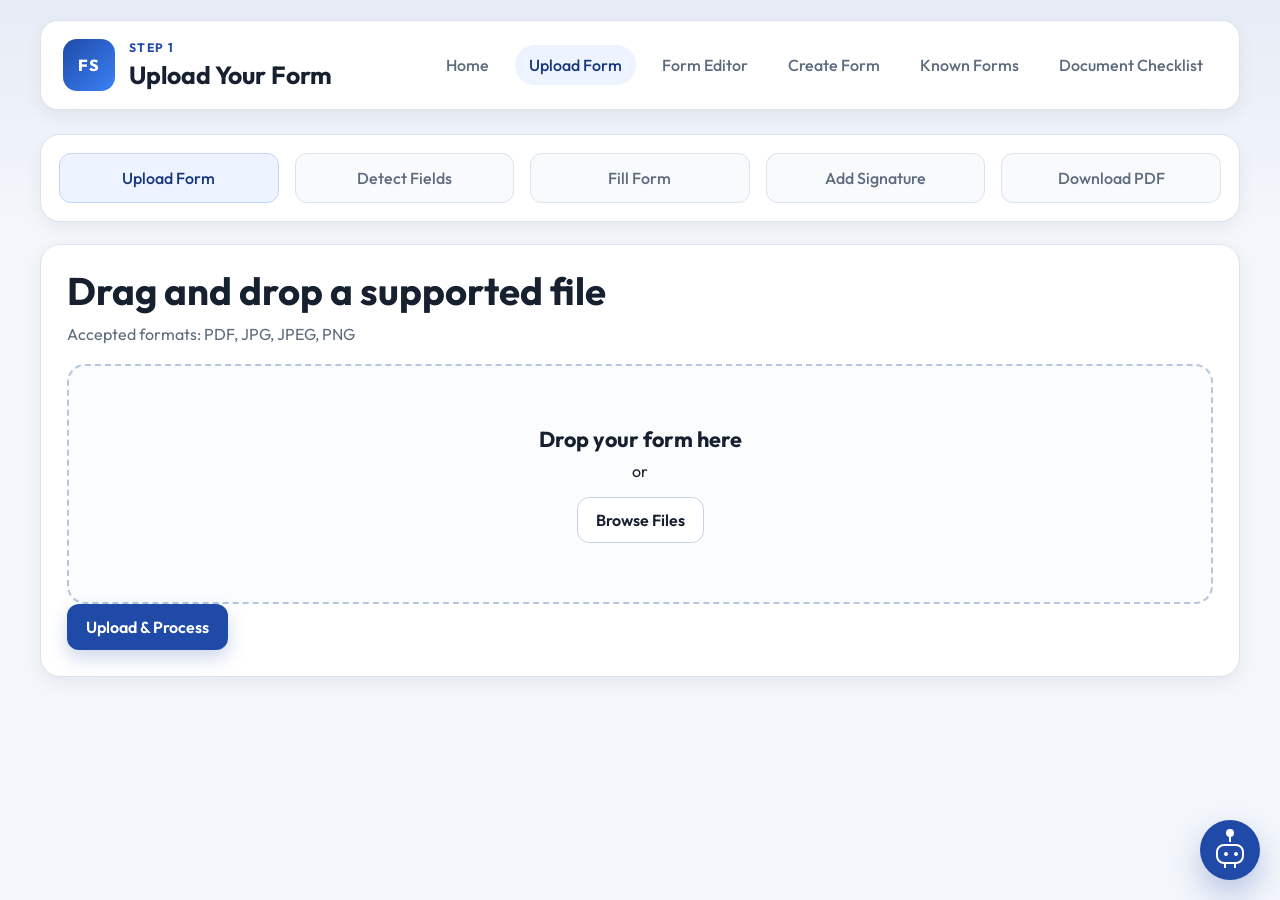
<file: formsathi/signature.html>
<!DOCTYPE html>
<html lang="en">
<head>
  <meta charset="UTF-8">
  <meta name="viewport" content="width=device-width, initial-scale=1.0">
  <title>Signature | FormSathi</title>
  <link rel="preconnect" href="https://fonts.googleapis.com">
  <link rel="preconnect" href="https://fonts.gstatic.com" crossorigin>
  <link href="https://fonts.googleapis.com/css2?family=Outfit:wght@300;400;500;600;700;800&display=swap" rel="stylesheet">
  <link rel="stylesheet" href="css/style.css">
</head>
<body data-page="signature">
  <div class="page-shell">
    <header class="site-header glass-panel">
      <div class="brand-lockup">
        <div class="brand-mark">FS</div>
        <div>
          <p class="eyebrow">Step 4</p>
          <h1>Add Signature</h1>
        </div>
      </div>
      <nav class="menu-bar">
        <a class="menu-link" href="index.html">Home</a>
        <a class="menu-link" href="upload.html">Upload Form</a>
        <a class="menu-link" href="pdf_editor.html">Form Editor</a>
        <a class="menu-link" href="create_form.html">Create Form</a>
        <a class="menu-link" href="known_forms.html">Known Forms</a>
        <a class="menu-link" href="document_checklist.html">Document Checklist</a>
      </nav>
    </header>

    <main class="flow-layout">
      <section class="card progress-card">
        <div class="progress-steps">
          <div class="step completed">Upload Form</div>
          <div class="step completed">Detect Fields</div>
          <div class="step completed">Fill Form</div>
          <div class="step active">Add Signature</div>
          <div class="step">Download PDF</div>
        </div>
      </section>

      <section class="card signature-card">
        <h2>Draw your signature</h2>
        <p class="muted">Use your mouse, stylus, or touch input to sign below.</p>
        <canvas id="signatureCanvas" width="860" height="320"></canvas>
        <div class="signature-actions">
          <button id="clearSignature" class="secondary-button" type="button">Clear Signature</button>
          <button id="saveSignature" class="primary-button" type="button">Save Signature</button>
        </div>
        <p id="signatureMessage" class="muted"></p>
      </section>
    </main>
  </div>

  <script src="js/signature.js"></script>
  <script src="js/chatbot.js"></script>
</body>
</html>
</file>
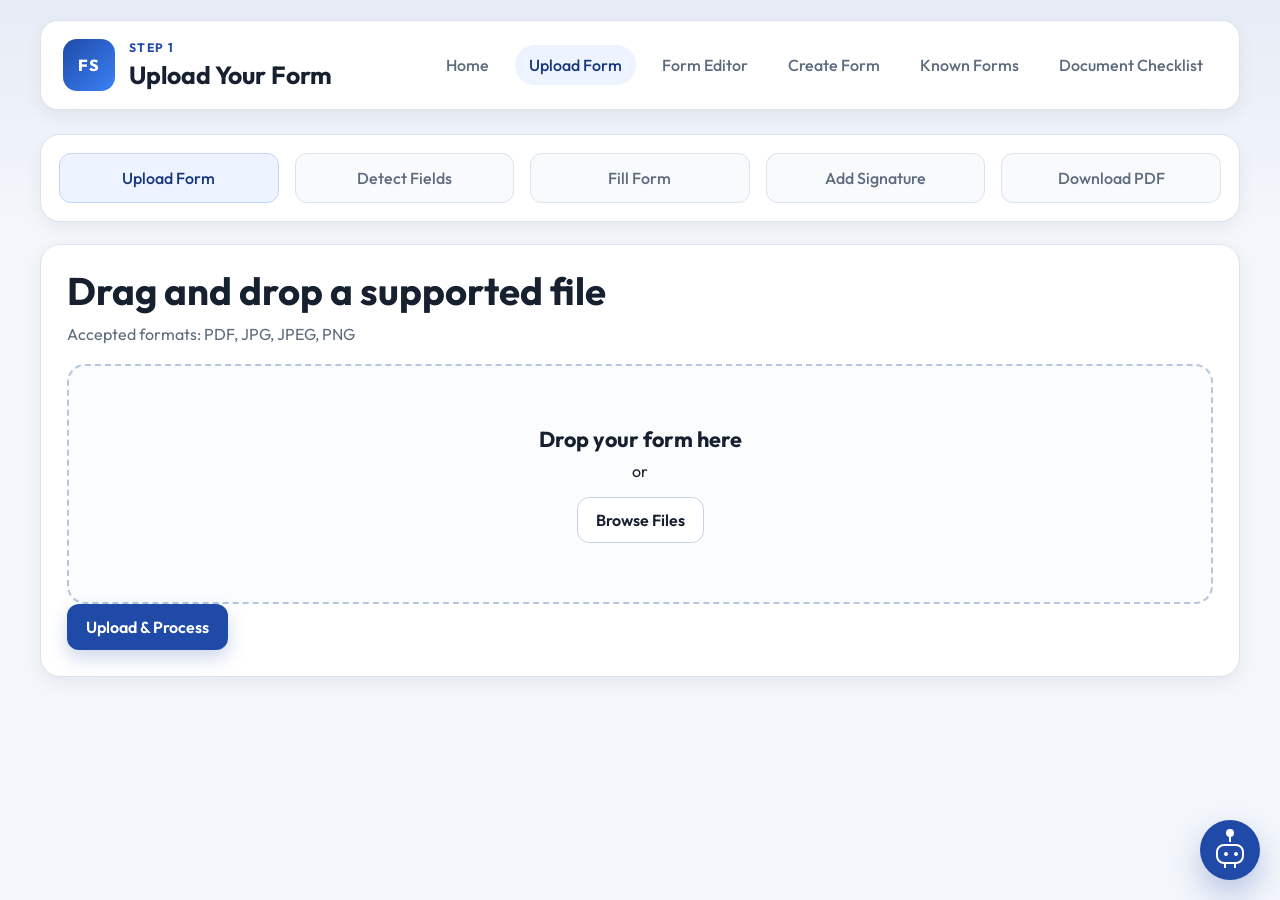
<file: formsathi/upload.html>
<!DOCTYPE html>
<html lang="en">
<head>
  <meta charset="UTF-8">
  <meta name="viewport" content="width=device-width, initial-scale=1.0">
  <title>Upload Form | FormSathi</title>
  <link rel="preconnect" href="https://fonts.googleapis.com">
  <link rel="preconnect" href="https://fonts.gstatic.com" crossorigin>
  <link href="https://fonts.googleapis.com/css2?family=Outfit:wght@300;400;500;600;700;800&display=swap" rel="stylesheet">
  <link rel="stylesheet" href="css/style.css">
</head>
<body data-page="upload">
  <div class="page-shell">
    <header class="site-header glass-panel">
      <div class="brand-lockup">
        <div class="brand-mark">FS</div>
        <div>
          <p class="eyebrow">Step 1</p>
          <h1>Upload Your Form</h1>
        </div>
      </div>
      <nav class="menu-bar">
        <a class="menu-link" href="index.html">Home</a>
        <a class="menu-link active" href="upload.html">Upload Form</a>
        <a class="menu-link" href="pdf_editor.html">Form Editor</a>
        <a class="menu-link" href="create_form.html">Create Form</a>
        <a class="menu-link" href="known_forms.html">Known Forms</a>
        <a class="menu-link" href="document_checklist.html">Document Checklist</a>
      </nav>
    </header>

    <main class="flow-layout">
      <section class="card progress-card">
        <div class="progress-steps">
          <div class="step active">Upload Form</div>
          <div class="step">Detect Fields</div>
          <div class="step">Fill Form</div>
          <div class="step">Add Signature</div>
          <div class="step">Download PDF</div>
        </div>
      </section>

      <section class="card form-card">
        <h2>Drag and drop a supported file</h2>
        <p class="muted">Accepted formats: PDF, JPG, JPEG, PNG</p>

        <div id="dropZone" class="drop-zone">
          <input id="fileInput" type="file" accept=".pdf,.jpg,.jpeg,.png" hidden>
          <div class="drop-content">
            <p class="drop-title">Drop your form here</p>
            <p>or</p>
            <button id="browseButton" class="secondary-button" type="button">Browse Files</button>
          </div>
        </div>

        <div id="previewCard" class="file-preview hidden">
          <div class="preview-pane">
            <img id="imagePreview" alt="Selected file preview" class="hidden">
            <iframe id="pdfPreview" title="PDF preview" class="hidden"></iframe>
          </div>
          <div class="preview-meta">
            <div>
              <p class="preview-label">Selected File</p>
              <h3 id="fileName">No file selected</h3>
            </div>
            <button id="removeFile" class="ghost-button danger-button" type="button">Remove</button>
          </div>
        </div>

        <div class="upload-actions">
          <button id="uploadButton" class="primary-button" type="button" disabled>Upload & Process</button>
          <div id="loadingSpinner" class="loading-state hidden">
            <div class="spinner"></div>
            <p>Uploading and processing your form...</p>
          </div>
        </div>

        <p id="uploadError" class="error-text hidden"></p>
      </section>
    </main>
  </div>

  <script src="js/upload.js"></script>
  <script src="js/chatbot.js"></script>
</body>
</html>
</file>
<file: formsathi/css/style.css>
:root {
  --bg: #f3f6fb;
  --bg-soft: #eef2f8;
  --surface: #ffffff;
  --surface-alt: #f8fafc;
  --line: #dbe3ef;
  --line-strong: #c8d4e3;
  --text: #16202f;
  --muted: #5d6b7e;
  --brand: #1f4aa8;
  --brand-strong: #15367d;
  --accent: #ff9f1c;
  --success: #1e9b63;
  --danger: #d64545;
  --shadow-sm: 0 6px 18px rgba(17, 24, 39, 0.06);
  --shadow-md: 0 12px 28px rgba(17, 24, 39, 0.08);
  --radius-lg: 20px;
  --radius-md: 14px;
  --radius-sm: 10px;
}

* {
  box-sizing: border-box;
}

body {
  margin: 0;
  min-height: 100vh;
  font-family: "Outfit", sans-serif;
  color: var(--text);
  background:
    linear-gradient(180deg, rgba(31, 74, 168, 0.06), transparent 220px),
    var(--bg);
}

a,
button,
input,
select,
textarea {
  font: inherit;
}

a {
  color: inherit;
  text-decoration: none;
}

.page-shell {
  max-width: 1240px;
  margin: 0 auto;
  padding: 20px 20px 48px;
}

.site-header {
  display: flex;
  align-items: center;
  justify-content: space-between;
  gap: 18px;
  padding: 18px 22px;
  background: var(--surface);
  border: 1px solid var(--line);
  border-radius: 18px;
  box-shadow: var(--shadow-sm);
  position: sticky;
  top: 12px;
  z-index: 10;
}

.brand-lockup {
  display: flex;
  align-items: center;
  gap: 14px;
}

.brand-mark {
  width: 52px;
  height: 52px;
  display: grid;
  place-items: center;
  border-radius: 14px;
  background: linear-gradient(135deg, var(--brand), #3b82f6);
  color: #fff;
  font-weight: 800;
  letter-spacing: 0.04em;
}

.eyebrow {
  margin: 0 0 4px;
  color: var(--brand);
  font-size: 0.76rem;
  font-weight: 700;
  text-transform: uppercase;
  letter-spacing: 0.12em;
}

h1,
h2,
h3,
h4,
p {
  margin-top: 0;
}

h1 {
  margin-bottom: 0;
  font-size: 1.55rem;
}

h2 {
  margin-bottom: 12px;
  font-size: clamp(2rem, 3vw, 3rem);
  line-height: 1.08;
}

h3 {
  margin-bottom: 10px;
  font-size: 1.12rem;
}

.menu-bar,
.hero-actions,
.upload-actions,
.editor-actions,
.signature-actions,
.preview-actions,
.portal-inline {
  display: flex;
  align-items: center;
  flex-wrap: wrap;
  gap: 12px;
}

.menu-link {
  padding: 10px 14px;
  border-radius: 999px;
  color: var(--muted);
  font-weight: 500;
  white-space: nowrap;
}

.menu-link.active,
.menu-link:hover {
  color: var(--brand-strong);
  background: #edf4ff;
}

.card {
  background: var(--surface);
  border: 1px solid var(--line);
  border-radius: var(--radius-lg);
  box-shadow: var(--shadow-sm);
  padding: 26px;
}

.hero-layout,
.flow-layout,
.portal-layout,
.editor-layout,
.create-form-layout {
  display: grid;
  gap: 22px;
  margin-top: 24px;
}

.hero-layout {
  grid-template-columns: minmax(0, 1.45fr) minmax(320px, 0.95fr);
}

.hero-card {
  padding: 32px;
  background:
    linear-gradient(135deg, rgba(21, 54, 125, 0.94), rgba(31, 74, 168, 0.9)),
    var(--surface);
  color: #fff;
  overflow: hidden;
  position: relative;
}

.hero-card::after {
  content: "";
  position: absolute;
  width: 260px;
  height: 260px;
  border-radius: 50%;
  right: -80px;
  top: -70px;
  background: rgba(255, 255, 255, 0.08);
}

.hero-card .muted,
.hero-card p {
  color: rgba(255, 255, 255, 0.86);
}

.pill {
  display: inline-flex;
  align-items: center;
  padding: 9px 14px;
  border-radius: 999px;
  background: rgba(255, 255, 255, 0.14);
  color: #fff;
  font-weight: 600;
  margin-bottom: 18px;
}

.portal-stats,
.badge-row,
.progress-steps,
.service-grid,
.resource-grid,
.checklist-grid,
.spotlight-grid {
  display: grid;
  gap: 16px;
}

.portal-stats {
  grid-template-columns: repeat(3, minmax(0, 1fr));
  margin-top: 26px;
}

.stat-card {
  padding: 18px;
  border-radius: 16px;
  background: rgba(255, 255, 255, 0.1);
  border: 1px solid rgba(255, 255, 255, 0.12);
}

.stat-card strong {
  display: block;
  font-size: 1.5rem;
  margin-bottom: 6px;
}

.portal-sidebar {
  display: grid;
  gap: 18px;
}

.info-panel {
  padding: 24px;
  background: var(--surface);
  border: 1px solid var(--line);
  border-radius: var(--radius-lg);
  box-shadow: var(--shadow-sm);
}

.info-list,
.checklist-list,
.service-list {
  margin: 0;
  padding-left: 18px;
  color: var(--muted);
}

.service-grid {
  grid-template-columns: repeat(4, minmax(0, 1fr));
}

.editor-layout {
  grid-template-columns: minmax(280px, 340px) minmax(0, 1fr);
  align-items: start;
}

.create-form-layout {
  grid-template-columns: minmax(290px, 360px) minmax(0, 1fr);
  align-items: start;
}

.service-card,
.resource-card,
.checklist-card,
.spotlight-card article {
  background: var(--surface);
  border: 1px solid var(--line);
  border-radius: 18px;
  box-shadow: var(--shadow-sm);
  padding: 22px;
}

.service-card:hover,
.resource-card:hover,
.checklist-card:hover {
  transform: translateY(-2px);
  box-shadow: var(--shadow-md);
  transition: 180ms ease;
}

.service-icon {
  width: 44px;
  height: 44px;
  border-radius: 12px;
  display: grid;
  place-items: center;
  margin-bottom: 14px;
  background: #edf4ff;
  color: var(--brand);
  font-weight: 700;
}

.resource-grid {
  grid-template-columns: repeat(auto-fit, minmax(220px, 1fr));
}

.spotlight-card {
  display: grid;
}

.spotlight-grid {
  grid-template-columns: repeat(2, minmax(0, 1fr));
}

.primary-button,
.secondary-button,
.ghost-button {
  display: inline-flex;
  align-items: center;
  justify-content: center;
  gap: 10px;
  padding: 12px 18px;
  border-radius: 12px;
  border: 1px solid transparent;
  cursor: pointer;
  font-weight: 600;
}

.primary-button {
  background: var(--brand);
  color: #fff;
  box-shadow: 0 8px 18px rgba(31, 74, 168, 0.22);
}

.primary-button:hover {
  background: var(--brand-strong);
}

.secondary-button,
.ghost-button {
  background: var(--surface);
  color: var(--text);
  border-color: var(--line-strong);
}

.tool-button.active,
.ghost-button.active,
.secondary-button.active {
  background: #edf4ff;
  border-color: #bfd3ff;
  color: var(--brand-strong);
}

.muted {
  color: var(--muted);
}

.progress-card {
  padding: 18px;
}

.progress-steps {
  grid-template-columns: repeat(5, minmax(0, 1fr));
}

.step {
  padding: 14px 10px;
  text-align: center;
  border-radius: 12px;
  background: var(--surface-alt);
  border: 1px solid var(--line);
  color: var(--muted);
  font-weight: 500;
}

.step.active {
  color: var(--brand-strong);
  border-color: #bfd3ff;
  background: #edf4ff;
}

.step.completed {
  color: var(--success);
  border-color: #cdecd9;
  background: #f2fcf6;
}

.drop-zone {
  margin-top: 20px;
  min-height: 240px;
  display: grid;
  place-items: center;
  border: 2px dashed #b7c7db;
  border-radius: 18px;
  background: #fbfcfe;
  padding: 24px;
}

.drop-zone.dragover {
  border-color: var(--brand);
  background: #eef5ff;
}

.drop-content {
  text-align: center;
}

.drop-title {
  margin-bottom: 8px;
  font-size: 1.35rem;
  font-weight: 700;
}

.file-preview {
  margin-top: 18px;
  display: grid;
  gap: 14px;
}

.preview-pane {
  min-height: 260px;
  background: var(--surface-alt);
  border: 1px solid var(--line);
  border-radius: 16px;
  overflow: hidden;
}

.preview-pane img,
.preview-pane iframe,
#pdfViewer {
  width: 100%;
  min-height: 260px;
  border: 0;
  background: #fff;
  object-fit: contain;
}

.preview-generated-card {
  margin-top: 22px;
  display: grid;
  gap: 16px;
}

.preview-meta,
.editor-header,
.preview-toolbar {
  display: flex;
  align-items: center;
  justify-content: space-between;
  gap: 16px;
}

.loading-state {
  display: inline-flex;
  align-items: center;
  gap: 10px;
}

.spinner {
  width: 22px;
  height: 22px;
  border: 3px solid #dbe7fb;
  border-top-color: var(--brand);
  border-radius: 50%;
  animation: spin 1s linear infinite;
}

.detect-card {
  text-align: center;
  padding: 32px;
}

.scanner-animation {
  display: grid;
  place-items: center;
  margin-bottom: 24px;
}

.scanner-frame {
  position: relative;
  width: min(100%, 560px);
  height: 220px;
  border-radius: 22px;
  border: 1px solid var(--line);
  background:
    linear-gradient(180deg, #f7faff, #eef3fb),
    repeating-linear-gradient(180deg, transparent 0 24px, rgba(31, 74, 168, 0.06) 24px 25px);
  overflow: hidden;
}

.scanner-line {
  position: absolute;
  left: 16px;
  right: 16px;
  height: 3px;
  background: linear-gradient(90deg, transparent, var(--accent), var(--brand), transparent);
  animation: scan 2.4s ease-in-out infinite;
}

.language-select {
  display: grid;
  gap: 8px;
  min-width: 190px;
}

.language-select select,
.dynamic-form input,
.dynamic-form textarea,
.checklist-search,
.chatbot-input {
  width: 100%;
  border: 1px solid var(--line-strong);
  border-radius: 12px;
  padding: 13px 14px;
  background: #fff;
  color: var(--text);
}

.dynamic-form {
  display: grid;
  grid-template-columns: repeat(2, minmax(0, 1fr));
  gap: 16px;
}

.field-group {
  display: grid;
  gap: 8px;
}

.field-group.full-width {
  grid-column: 1 / -1;
}

.field-group textarea {
  min-height: 130px;
  resize: vertical;
}

#signatureCanvas {
  width: 100%;
  border-radius: 16px;
  background: #fff;
  border: 1px solid var(--line);
  touch-action: none;
}

#editorSignatureCanvas {
  width: 100%;
  max-width: 320px;
  border-radius: 16px;
  background: #fff;
  border: 1px solid var(--line);
  touch-action: none;
}

.checklist-hero {
  display: grid;
  gap: 14px;
}

.checklist-grid {
  grid-template-columns: repeat(2, minmax(0, 1fr));
}

.editor-hero-card {
  display: grid;
  gap: 16px;
}

.editor-sidebar,
.editor-workspace {
  display: grid;
  gap: 18px;
  min-width: 0;
}

.tool-group {
  display: grid;
  gap: 12px;
}

.builder-block-library {
  display: grid;
  gap: 10px;
}

.builder-library-item {
  padding: 11px 14px;
  border-radius: 12px;
  border: 1px solid var(--line-strong);
  background: var(--surface);
  text-align: left;
  cursor: pointer;
  font-weight: 600;
}

.builder-library-item:hover {
  background: #edf4ff;
  border-color: #bfd3ff;
}

.builder-editor-panel {
  display: grid;
  gap: 12px;
}

.builder-editor-panel textarea {
  min-height: 120px;
  resize: vertical;
}

.builder-preview-shell {
  display: grid;
  place-items: center;
  padding: 18px;
  background: var(--surface-alt);
  border: 1px solid var(--line);
  border-radius: 18px;
}

.builder-preview-page {
  width: min(100%, 760px);
  min-height: 1040px;
  padding: 44px 52px;
  background: #fff;
  border: 1px solid #e2e8f0;
  border-radius: 12px;
  box-shadow: var(--shadow-md);
  display: grid;
  gap: 18px;
  align-content: start;
  overflow: hidden;
}

.builder-empty-state {
  min-height: 220px;
  display: grid;
  place-items: center;
  color: var(--muted);
  border: 1px dashed var(--line-strong);
  border-radius: 12px;
}

.builder-block {
  border: 1px solid transparent;
  border-radius: 12px;
  padding: 10px 12px;
  cursor: pointer;
}

.builder-block:hover,
.builder-block.selected {
  border-color: #bfd3ff;
  background: #f7faff;
}

.builder-block.title h1 {
  margin: 0;
  text-align: center;
  color: var(--brand-strong);
  font-size: 1.9rem;
}

.builder-meta-row {
  display: grid;
  grid-template-columns: 140px minmax(0, 1fr);
  gap: 12px;
}

.builder-field-row {
  display: grid;
  grid-template-columns: 170px minmax(0, 1fr);
  align-items: center;
  gap: 14px;
}

.builder-field-line,
.builder-signature-line {
  height: 1px;
  background: #64748b;
}

.builder-signature-line {
  margin-top: 18px;
}

.tool-buttons {
  display: grid;
  gap: 10px;
}

.small-text {
  font-size: 0.92rem;
}

.translation-result {
  max-height: 280px;
  overflow: auto;
  padding: 14px;
  border: 1px solid var(--line);
  border-radius: 14px;
  background: var(--surface-alt);
  color: var(--text);
  white-space: pre-wrap;
  line-height: 1.55;
}

.editor-translation-select {
  min-width: 160px;
  border: 1px solid var(--line-strong);
  border-radius: 12px;
  padding: 11px 12px;
  background: #fff;
  color: var(--text);
}

.known-forms-grid {
  display: grid;
  grid-template-columns: repeat(auto-fit, minmax(240px, 1fr));
  gap: 18px;
}

.known-form-card {
  background: var(--surface);
  border: 1px solid var(--line);
  border-radius: 18px;
  box-shadow: var(--shadow-sm);
  padding: 22px;
  display: grid;
  gap: 12px;
}

.add-template-card {
  align-content: start;
  justify-items: start;
}

.plus-badge {
  width: 44px;
  height: 44px;
  display: grid;
  place-items: center;
  border-radius: 12px;
  background: #edf4ff;
  color: var(--brand);
  font-size: 1.5rem;
  font-weight: 700;
}

.custom-template-card {
  border-style: dashed;
}

.checklist-actions {
  margin-top: 16px;
}

.pdf-editor-pages {
  display: grid;
  gap: 22px;
  max-height: 72vh;
  overflow: auto;
  padding: 8px 4px 4px;
  background: var(--surface-alt);
  border: 1px solid var(--line);
  border-radius: 16px;
  min-width: 0;
}

.pdf-editor-page {
  display: grid;
  gap: 10px;
  justify-items: center;
}

.pdf-page-label {
  color: var(--muted);
  font-weight: 600;
}

.pdf-page-stage {
  position: relative;
  max-width: 100%;
  box-shadow: var(--shadow-md);
  background: #fff;
  overflow: hidden;
}

.pdf-page-stage canvas,
.pdf-page-frame {
  display: block;
  max-width: 100%;
  width: 100%;
  height: 100%;
  background: #fff;
}

.pdf-page-frame {
  border: 0;
}

.pdf-page-image {
  display: block;
  width: 100%;
  height: 100%;
  object-fit: contain;
  background: #fff;
}

.pdf-overlay-surface {
  position: absolute;
  inset: 0;
}

.pdf-annotation-layer {
  position: absolute;
  inset: 0;
  cursor: crosshair;
}

.editor-annotation {
  position: absolute;
  pointer-events: none;
}

.editor-annotation.draggable {
  pointer-events: auto;
  cursor: grab;
}

.editor-annotation.draggable:active {
  cursor: grabbing;
}

.editor-annotation.text {
  padding: 4px 6px;
  color: #111827;
  white-space: pre-wrap;
  overflow: hidden;
  font-family: Arial, Helvetica, sans-serif;
  font-weight: 400;
  line-height: 1.2;
}

.placement-annotation.text {
  background: rgba(255, 255, 255, 0.92);
  border: 1px dashed rgba(31, 74, 168, 0.35);
  border-radius: 8px;
  box-shadow: 0 6px 14px rgba(15, 23, 42, 0.08);
  min-width: 40px;
  max-width: 280px;
  white-space: nowrap;
  overflow: visible;
  padding-right: 16px;
}

.placement-annotation.signature {
  background: rgba(255, 255, 255, 0.96);
  border: 1px dashed rgba(31, 74, 168, 0.35);
  border-radius: 8px;
  padding: 4px;
}

.placement-annotation::after {
  content: "";
  position: absolute;
  right: 6px;
  top: 50%;
  width: 6px;
  height: 6px;
  border-radius: 50%;
  background: var(--brand);
  transform: translateY(-50%);
  opacity: 0.78;
}

.placement-annotation.signature::after {
  top: 8px;
  right: 8px;
  transform: none;
}

.editor-annotation.highlight {
  background: rgba(255, 236, 102, 0.55);
  border-radius: 4px;
}

.editor-annotation.highlight.draft {
  border: 1px dashed #b98a00;
}

.editor-annotation.signature img {
  width: 100%;
  height: 100%;
  object-fit: contain;
}

.editor-empty-state {
  min-height: 240px;
  display: grid;
  place-items: center;
  color: var(--muted);
}

.preview-generated-card {
  margin-top: 22px;
  display: grid;
  gap: 16px;
}

.floating-render-card {
  position: sticky;
  bottom: 12px;
  margin-top: 18px;
  margin-left: auto;
  width: min(340px, 100%);
  z-index: 5;
  display: grid;
  gap: 10px;
  padding: 12px;
  border: 1px solid var(--line);
  border-radius: 16px;
  background: rgba(255, 255, 255, 0.97);
  box-shadow: var(--shadow-md);
  backdrop-filter: blur(8px);
}

.floating-render-header {
  display: flex;
  align-items: flex-start;
  justify-content: space-between;
  gap: 12px;
}

.floating-render-card iframe {
  width: 100%;
  height: 240px;
  border: 1px solid var(--line);
  border-radius: 12px;
  background: #fff;
}

.checklist-meta {
  color: var(--muted);
  margin-bottom: 12px;
}

.chatbot-shell {
  position: fixed;
  right: 20px;
  bottom: 20px;
  z-index: 30;
}

.chatbot-toggle {
  width: 60px;
  height: 60px;
  border: 0;
  border-radius: 50%;
  background: var(--brand);
  color: #fff;
  font-weight: 700;
  cursor: pointer;
  box-shadow: 0 14px 30px rgba(31, 74, 168, 0.28);
  display: grid;
  place-items: center;
}

.robot-icon {
  position: relative;
  width: 28px;
  height: 28px;
  display: grid;
  place-items: center;
}

.robot-antenna {
  position: absolute;
  top: -2px;
  width: 2px;
  height: 8px;
  background: #fff;
}

.robot-antenna::before {
  content: "";
  position: absolute;
  top: -5px;
  left: -3px;
  width: 8px;
  height: 8px;
  border-radius: 50%;
  background: #fff;
}

.robot-head {
  position: absolute;
  top: 8px;
  width: 28px;
  height: 20px;
  border: 2px solid #fff;
  border-radius: 8px;
}

.robot-head::before,
.robot-head::after {
  content: "";
  position: absolute;
  bottom: -6px;
  width: 2px;
  height: 6px;
  background: #fff;
}

.robot-head::before {
  left: 6px;
}

.robot-head::after {
  right: 6px;
}

.robot-eyes {
  position: absolute;
  top: 6px;
  left: 6px;
  width: 4px;
  height: 4px;
  border-radius: 50%;
  background: #fff;
  box-shadow: 10px 0 0 #fff;
}

.chatbot-panel {
  width: min(460px, calc(100vw - 20px));
  height: min(620px, calc(100vh - 34px));
  margin-bottom: 12px;
  display: grid;
  grid-template-rows: auto 1fr auto;
  background: #fff;
  border: 1px solid var(--line);
  border-radius: 18px;
  box-shadow: var(--shadow-md);
  overflow: hidden;
}

.chatbot-header {
  display: flex;
  align-items: center;
  justify-content: space-between;
  padding: 18px 20px;
  background: linear-gradient(135deg, var(--brand), #2f6edf);
  color: #fff;
}

.chatbot-header .eyebrow {
  color: rgba(255, 255, 255, 0.8);
}

.chatbot-subtitle {
  margin: 0;
  max-width: 320px;
  color: rgba(255, 255, 255, 0.88);
  font-size: 0.95rem;
}

.chatbot-close {
  border: 0;
  background: transparent;
  color: #fff;
  cursor: pointer;
  font-size: 1.25rem;
}

.chatbot-body {
  display: flex;
  flex-direction: column;
  gap: 14px;
  padding: 18px;
  background: #fbfcff;
  overflow-y: auto;
  overflow-x: hidden;
  min-height: 0;
}

.chat-message {
  max-width: 82%;
  width: fit-content;
  padding: 12px 14px;
  border-radius: 16px;
  line-height: 1.5;
  white-space: pre-wrap;
  word-break: break-word;
  overflow-wrap: anywhere;
}

.chat-message.bot {
  background: #eef4ff;
  color: var(--text);
}

.chat-message.user {
  margin-left: auto;
  background: var(--brand);
  color: #fff;
}

.chatbot-form {
  display: grid;
  gap: 12px;
  padding: 14px 18px 18px;
  border-top: 1px solid var(--line);
  background: linear-gradient(180deg, rgba(237, 244, 255, 0.45), #fff 45%);
}

.chatbot-language {
  display: grid;
  gap: 6px;
  color: var(--muted);
  font-size: 0.92rem;
}

.chatbot-language select {
  width: 100%;
  border: 1px solid var(--line-strong);
  border-radius: 12px;
  padding: 10px 12px;
  background: #fff;
  color: var(--text);
}

.chatbot-input {
  min-height: 56px;
  max-height: 132px;
  resize: none;
  overflow-y: auto;
  line-height: 1.45;
}

.chatbot-actions {
  display: flex;
  justify-content: flex-end;
}

.chatbot-actions .primary-button {
  min-width: 100px;
}

.disabled-link {
  pointer-events: none;
  opacity: 0.55;
}

.hidden {
  display: none !important;
}

.error-text {
  color: var(--danger);
  margin-top: 14px;
}

@keyframes spin {
  to {
    transform: rotate(360deg);
  }
}

@keyframes scan {
  0%, 100% {
    top: 16px;
  }
  50% {
    top: calc(100% - 18px);
  }
}

@media (max-width: 1024px) {
  .site-header {
    align-items: stretch;
  }

  .menu-bar {
    flex-wrap: nowrap;
    overflow-x: auto;
    width: 100%;
    padding-bottom: 4px;
    -ms-overflow-style: none;
    scrollbar-width: none;
  }

  .menu-bar::-webkit-scrollbar {
    display: none;
  }

  .hero-layout,
  .service-grid,
  .resource-grid,
  .checklist-grid,
  .portal-stats,
  .spotlight-grid,
  .progress-steps,
  .dynamic-form,
  .editor-layout,
  .create-form-layout {
    grid-template-columns: 1fr;
  }

  .editor-sidebar,
  .create-form-sidebar {
    order: -1;
  }

  .builder-preview-page {
    min-height: 860px;
    padding: 32px 28px;
  }

  .pdf-editor-pages {
    max-height: none;
  }
}

@media (max-width: 780px) {
  .site-header,
  .preview-meta,
  .preview-toolbar,
  .editor-header {
    flex-direction: column;
    align-items: flex-start;
  }

  .page-shell {
    padding-inline: 14px;
  }

  .hero-card,
  .card {
    padding: 20px;
  }

  .brand-lockup {
    width: 100%;
  }

  .portal-inline,
  .hero-actions,
  .upload-actions,
  .editor-actions,
  .signature-actions,
  .preview-actions {
    width: 100%;
  }

  .portal-inline > *,
  .hero-actions > *,
  .upload-actions > *,
  .editor-actions > *,
  .signature-actions > *,
  .preview-actions > * {
    flex: 1 1 100%;
  }

  .dynamic-form {
    grid-template-columns: 1fr;
  }

  .builder-meta-row,
  .builder-field-row {
    grid-template-columns: 1fr;
    gap: 8px;
  }

  .builder-preview-shell {
    padding: 10px;
  }

  .builder-preview-page {
    min-height: 720px;
    padding: 24px 18px;
    gap: 14px;
  }

  .pdf-page-stage {
    width: 100% !important;
    height: min(72vh, 560px) !important;
  }

  .translation-result {
    max-height: 200px;
  }

  .editor-translation-select {
    width: 100%;
    min-width: 0;
  }

  .drop-zone {
    min-height: 190px;
    padding: 18px;
  }

  .preview-pane,
  .preview-pane img,
  .preview-pane iframe,
  #pdfViewer {
    min-height: 220px;
  }

  .chatbot-panel {
    width: min(100vw - 16px, 460px);
    height: min(74vh, 620px);
  }

  .floating-render-card {
    position: static;
    width: 100%;
  }

  .chatbot-shell {
    right: 12px;
    bottom: 12px;
  }
}

@media (max-width: 520px) {
  h1 {
    font-size: 1.35rem;
  }

  h2 {
    font-size: clamp(1.6rem, 7vw, 2.2rem);
  }

  .page-shell {
    padding: 12px 12px 28px;
  }

  .site-header {
    padding: 14px;
    top: 8px;
  }

  .brand-mark {
    width: 46px;
    height: 46px;
  }

  .card,
  .hero-card {
    padding: 16px;
    border-radius: 16px;
  }

  .progress-steps {
    grid-template-columns: 1fr;
  }

  .step {
    padding: 12px;
  }

  .tool-buttons,
  .builder-block-library,
  .known-forms-grid {
    gap: 12px;
  }

  .pdf-editor-page {
    gap: 8px;
  }

  .pdf-page-stage {
    height: min(66vh, 480px) !important;
  }

  #signatureCanvas {
    height: auto;
  }

  .chatbot-panel {
    width: calc(100vw - 12px);
    height: min(72vh, 580px);
    margin-bottom: 8px;
  }

  .chatbot-header,
  .chatbot-body,
  .chatbot-form {
    padding-left: 14px;
    padding-right: 14px;
  }
}
</file>
